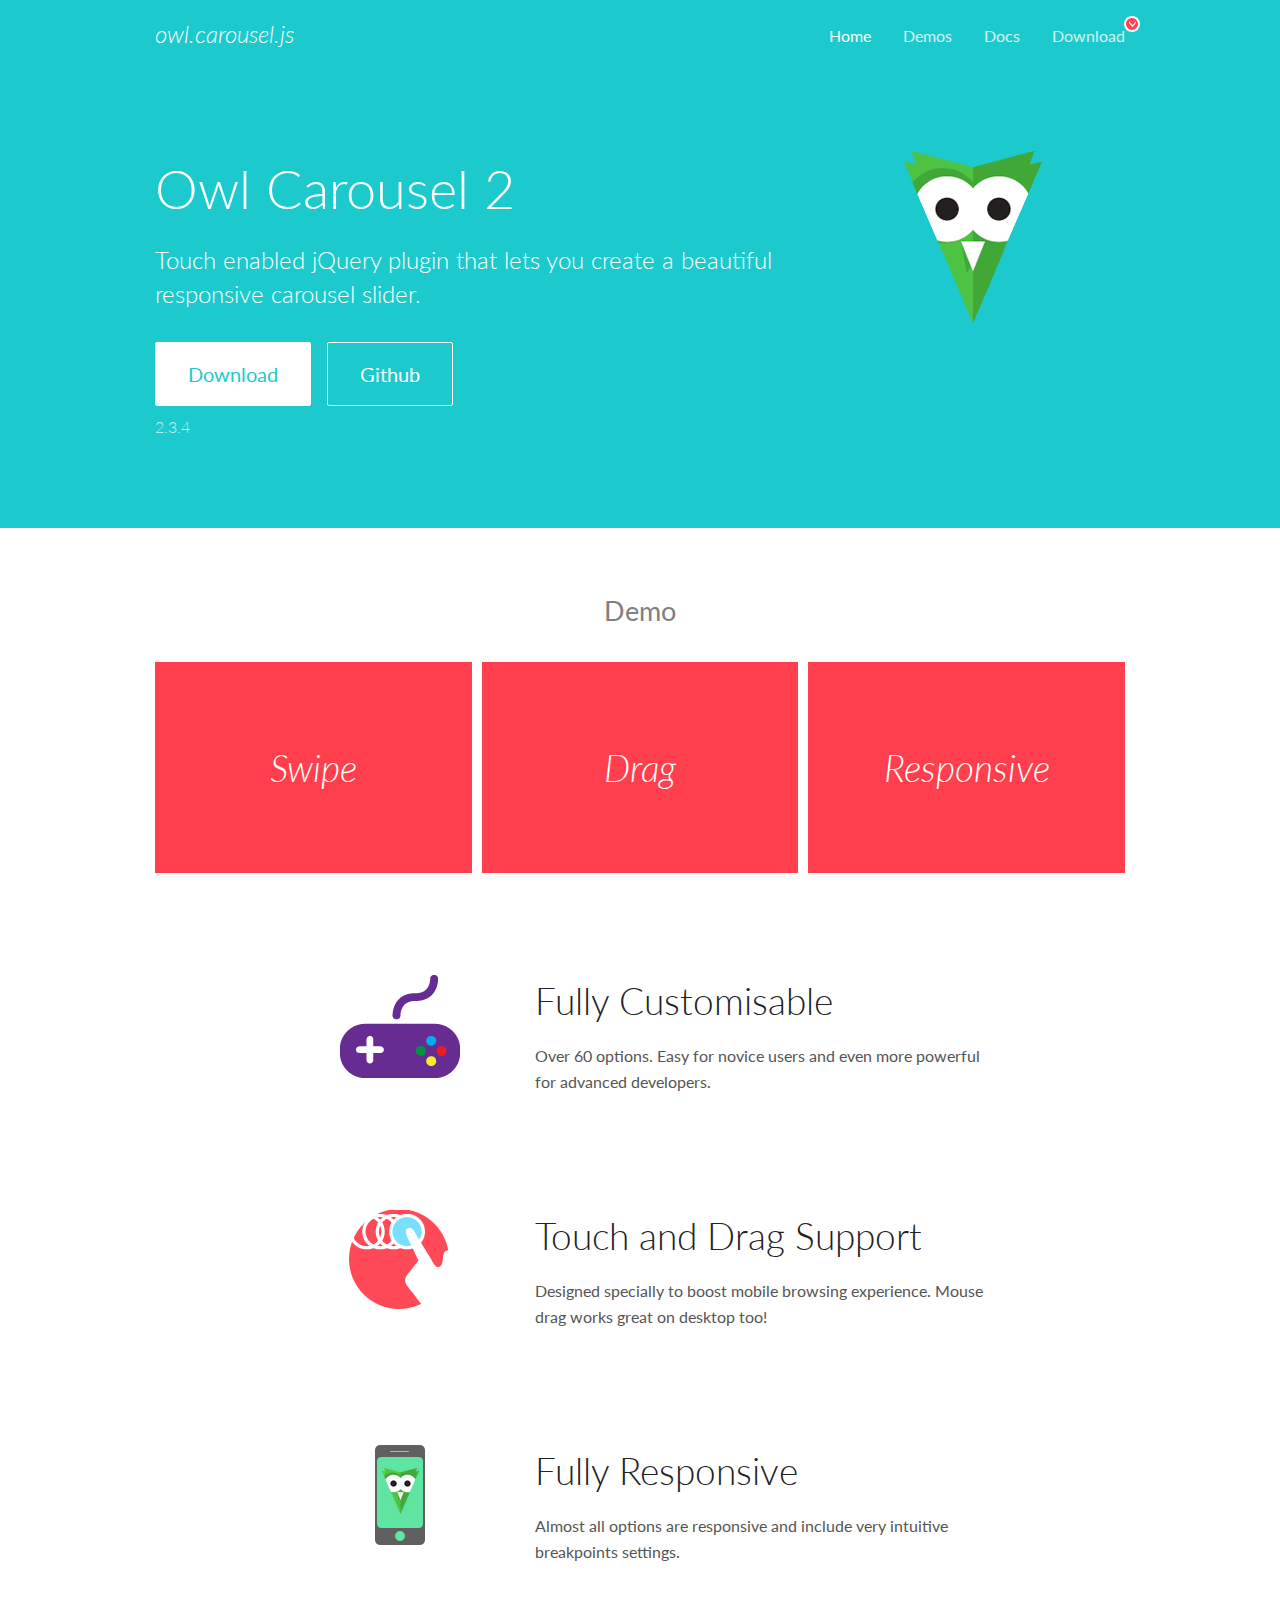
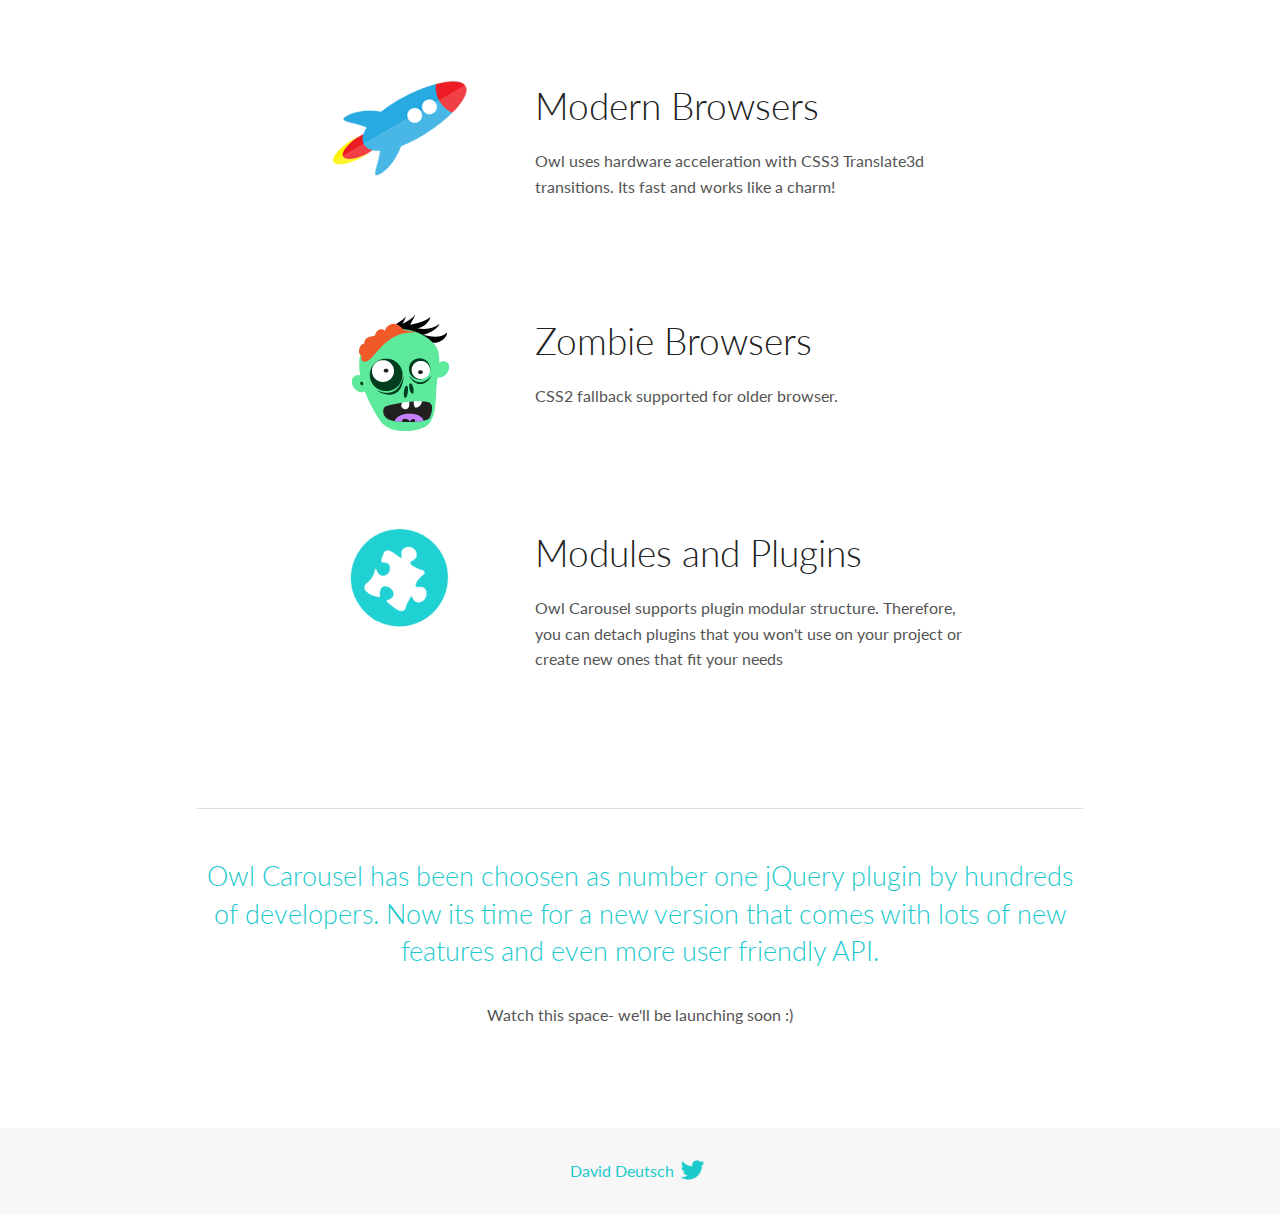
<file: lib/OwlCarousel2-2.3.4/docs/index.html>
<!DOCTYPE html>
<html lang="en">
  <head>

    <!-- head -->
    <meta charset="utf-8">
    <meta name="msapplication-tap-highlight" content="no" />
    <meta name="viewport" content="width=device-width, initial-scale=1.0" />
    <meta name="description" content="Touch enabled jQuery plugin that lets you create beautiful responsive carousel slider.">
    <meta name="author" content="David Deutsch">
    <title>
      Home | Owl Carousel | 2.3.4
    </title>

    <!-- Stylesheets -->
    <link href='https://fonts.googleapis.com/css?family=Lato:300,400,700,400italic,300italic' rel='stylesheet' type='text/css'>
    <link rel="stylesheet" href="assets/css/docs.theme.min.css">

    <!-- Owl Stylesheets -->
    <link rel="stylesheet" href="assets/owlcarousel/assets/owl.carousel.min.css">
    <link rel="stylesheet" href="assets/owlcarousel/assets/owl.theme.default.min.css">

    <!-- HTML5 shim and Respond.js IE8 support of HTML5 elements and media queries -->

    <!--[if lt IE 9]>
      <script src="https://oss.maxcdn.com/libs/html5shiv/3.7.0/html5shiv.js"></script>
      <script src="https://oss.maxcdn.com/libs/respond.js/1.3.0/respond.min.js"></script>
    <![endif]-->

    <!-- Favicons -->
    <link rel="apple-touch-icon-precomposed" sizes="144x144" href="assets/ico/apple-touch-icon-144-precomposed.png">
    <link rel="shortcut icon" href="assets/ico/favicon.png">
    <link rel="shortcut icon" href="favicon.ico">

    <!-- Yeah i know js should not be in header. Its required for demos.-->

    <!-- javascript -->
    <script src="assets/vendors/jquery.min.js"></script>
    <script src="assets/owlcarousel/owl.carousel.js"></script>
  </head>
  <body>

    <!-- header -->
    <header class="header">
      <div class="row">
        <div class="large-12 columns">
          <div class="brand left">
            <h3>
              <a href="/OwlCarousel2/">owl.carousel.js</a> 
            </h3>
          </div>
          <a id="toggle-nav" class="right">
            <span></span> <span></span> <span></span> 
          </a> 
          <div class="nav-bar">
            <ul class="clearfix">
              <li class="active">
                <a href="/OwlCarousel2/index.html">Home</a> 
              </li>
              <li> <a href="/OwlCarousel2/demos/demos.html">Demos</a>  </li>
              <li> <a href="/OwlCarousel2/docs/started-welcome.html">Docs</a>  </li>
              <li>
                <a href="https://github.com/OwlCarousel2/OwlCarousel2/archive/2.3.4.zip">Download</a> 
                <span class="download"></span> 
              </li>
            </ul>
          </div>
        </div>
      </div>
    </header>

    <!-- home panel -->
    <section id="hero">
      <div class="row">
        <div class="large-8 medium-8 columns">
          <h1>Owl Carousel 2</h1>
          <h4>Touch enabled jQuery plugin that lets you create a beautiful responsive carousel slider.</h4>
          <a href="https://github.com/OwlCarousel2/OwlCarousel2/archive/2.3.4.zip" class="hero-button">Download</a> 
          <a href="https://github.com/OwlCarousel2/OwlCarousel2" class="hero-button outline">Github</a> 
          <p>2.3.4</p>
        </div>
        <div class="large-4 medium-4 columns">
          <img class="owl-logo" src="assets/img/owl-logo.png" alt="mr. Owl">
        </div>
      </div>
    </section>

    <!-- body -->
    <div class="home-demo">
      <div class="row">
        <div class="large-12 columns">
          <h3>Demo</h3>
          <div class="owl-carousel">
            <div class="item">
              <h2>Swipe</h2>
            </div>
            <div class="item">
              <h2>Drag</h2>
            </div>
            <div class="item">
              <h2>Responsive</h2>
            </div>
            <div class="item">
              <h2>CSS3</h2>
            </div>
            <div class="item">
              <h2>Fast</h2>
            </div>
            <div class="item">
              <h2>Easy</h2>
            </div>
            <div class="item">
              <h2>Free</h2>
            </div>
            <div class="item">
              <h2>Upgradable</h2>
            </div>
            <div class="item">
              <h2>Tons of options</h2>
            </div>
            <div class="item">
              <h2>Infinity</h2>
            </div>
            <div class="item">
              <h2>Auto Width</h2>
            </div>
          </div>
        </div>
      </div>
    </div>
    <script>
      var owl = $('.owl-carousel');
      owl.owlCarousel({
        margin: 10,
        loop: true,
        responsive: {
          0: {
            items: 1
          },
          600: {
            items: 2
          },
          1000: {
            items: 3
          }
        }
      })
    </script>

    <!-- features -->
    <div id="features">
      <div class="row">
        <div class="small-12 medium-9 small-centered columns">
          <section class="row feature">
            <div class="medium-4 small-12 columns">
              <img src="assets/img/feature-options.png" alt="">
            </div>
            <div class="medium-8 small-12 columns">
              <h2>Fully Customisable</h2>
              <p>Over 60 options. Easy for novice users and even more powerful for advanced developers.</p>
            </div>
          </section>
          <section class="row feature">
            <div class="medium-4 small-12 columns">
              <img src="assets/img/feature-drag.png" alt="">
            </div>
            <div class="medium-8 small-12 columns">
              <h2>Touch and Drag Support</h2>
              <p>Designed specially to boost mobile browsing experience. Mouse drag works great on desktop too!</p>
            </div>
          </section>
          <section class="row feature">
            <div class="medium-4 small-12 columns">
              <img src="assets/img/feature-responsive.png" alt="">
            </div>
            <div class="medium-8 small-12 columns">
              <h2>Fully Responsive</h2>
              <p>Almost all options are responsive and include very intuitive breakpoints settings.</p>
            </div>
          </section>
          <section class="row feature">
            <div class="medium-4 small-12 columns">
              <img src="assets/img/feature-modern.png" alt="">
            </div>
            <div class="medium-8 small-12 columns">
              <h2>Modern Browsers</h2>
              <p>Owl uses hardware acceleration with CSS3 Translate3d transitions. Its fast and works like a charm! </p>
            </div>
          </section>
          <section class="row feature">
            <div class="medium-4 small-12 columns">
              <img src="assets/img/feature-zombie.png" alt="">
            </div>
            <div class="medium-8 small-12 columns">
              <h2>Zombie Browsers</h2>
              <p>CSS2 fallback supported for older browser.</p>
            </div>
          </section>
          <section class="row feature">
            <div class="medium-4 small-12 columns">
              <img src="assets/img/feature-module.png" alt="">
            </div>
            <div class="medium-8 small-12 columns">
              <h2>Modules and Plugins</h2>
              <p>Owl Carousel supports plugin modular structure. Therefore, you can detach plugins that you won&#x27;t use on your project or create new ones that fit your needs</p>
            </div>
          </section>
        </div>
      </div>
    </div>

    <!-- footer -->
    <section id="teaser-text">
      <div class="row">
        <div class="small-12 medium-11 small-centered columns">
          <hr>
          <h3 id="owl-carousel-has-been-choosen-as-number-one-jquery-plugin-by-hundreds-of-developers-now-its-time-for-a-new-version-that-comes-with-lots-of-new-features-and-even-more-user-friendly-api-">Owl Carousel has been choosen as number one jQuery plugin by hundreds of developers. Now its time for a new version that comes with lots of new features and even more user friendly API.</h3>
          <p>Watch this space- we&#39;ll be launching soon :)</p>
        </div>
      </div>
    </section>

    <!-- footer -->
    <footer class="footer">
      <div class="row">
        <div class="large-12 columns">
          <h5>
            <a href="/OwlCarousel2/docs/support-contact.html">David Deutsch</a> 
            <a id="custom-tweet-button" href="https://twitter.com/share?url=https://github.com/OwlCarousel2/OwlCarousel2&text=Owl Carousel - This is so awesome! " target="_blank"></a> 
          </h5>
        </div>
      </div>
    </footer>

    <!-- vendors -->
    <script src="assets/vendors/highlight.js"></script>
    <script src="assets/js/app.js"></script>
  </body>
</html>
</file>
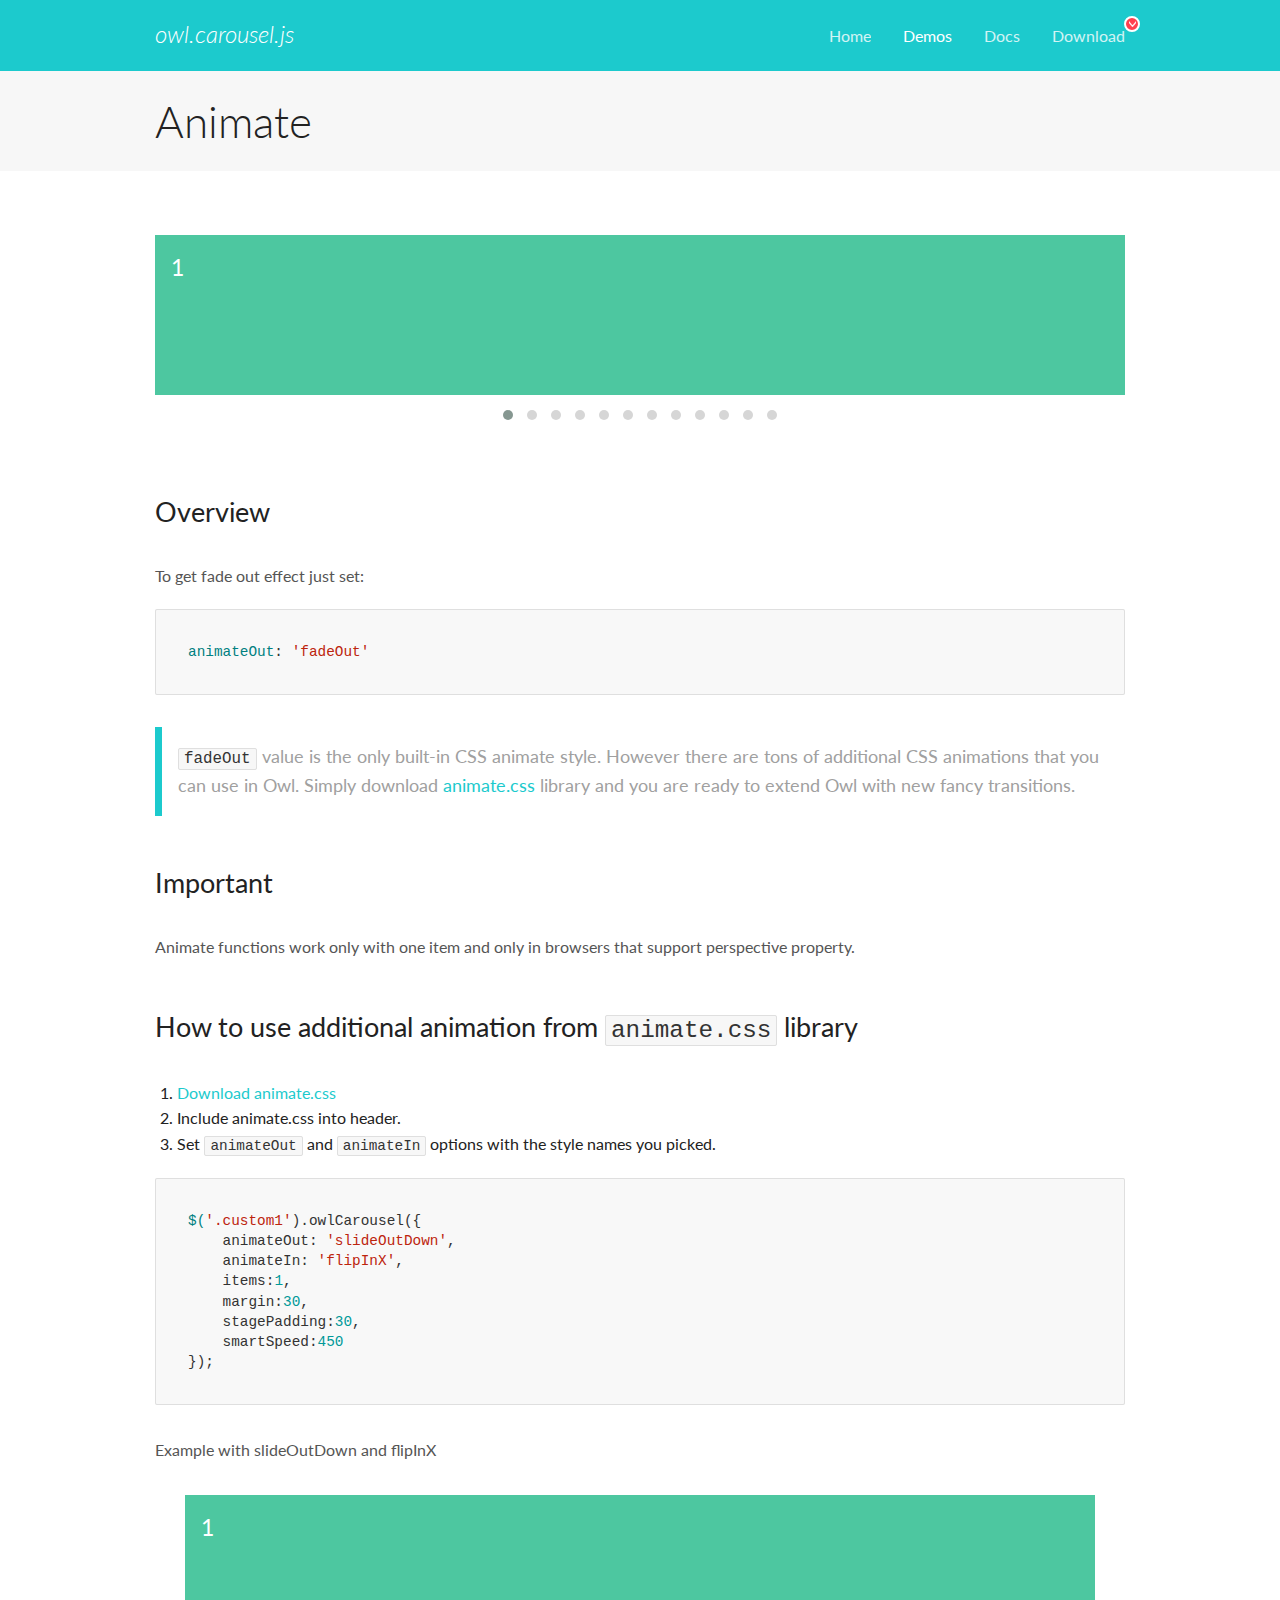
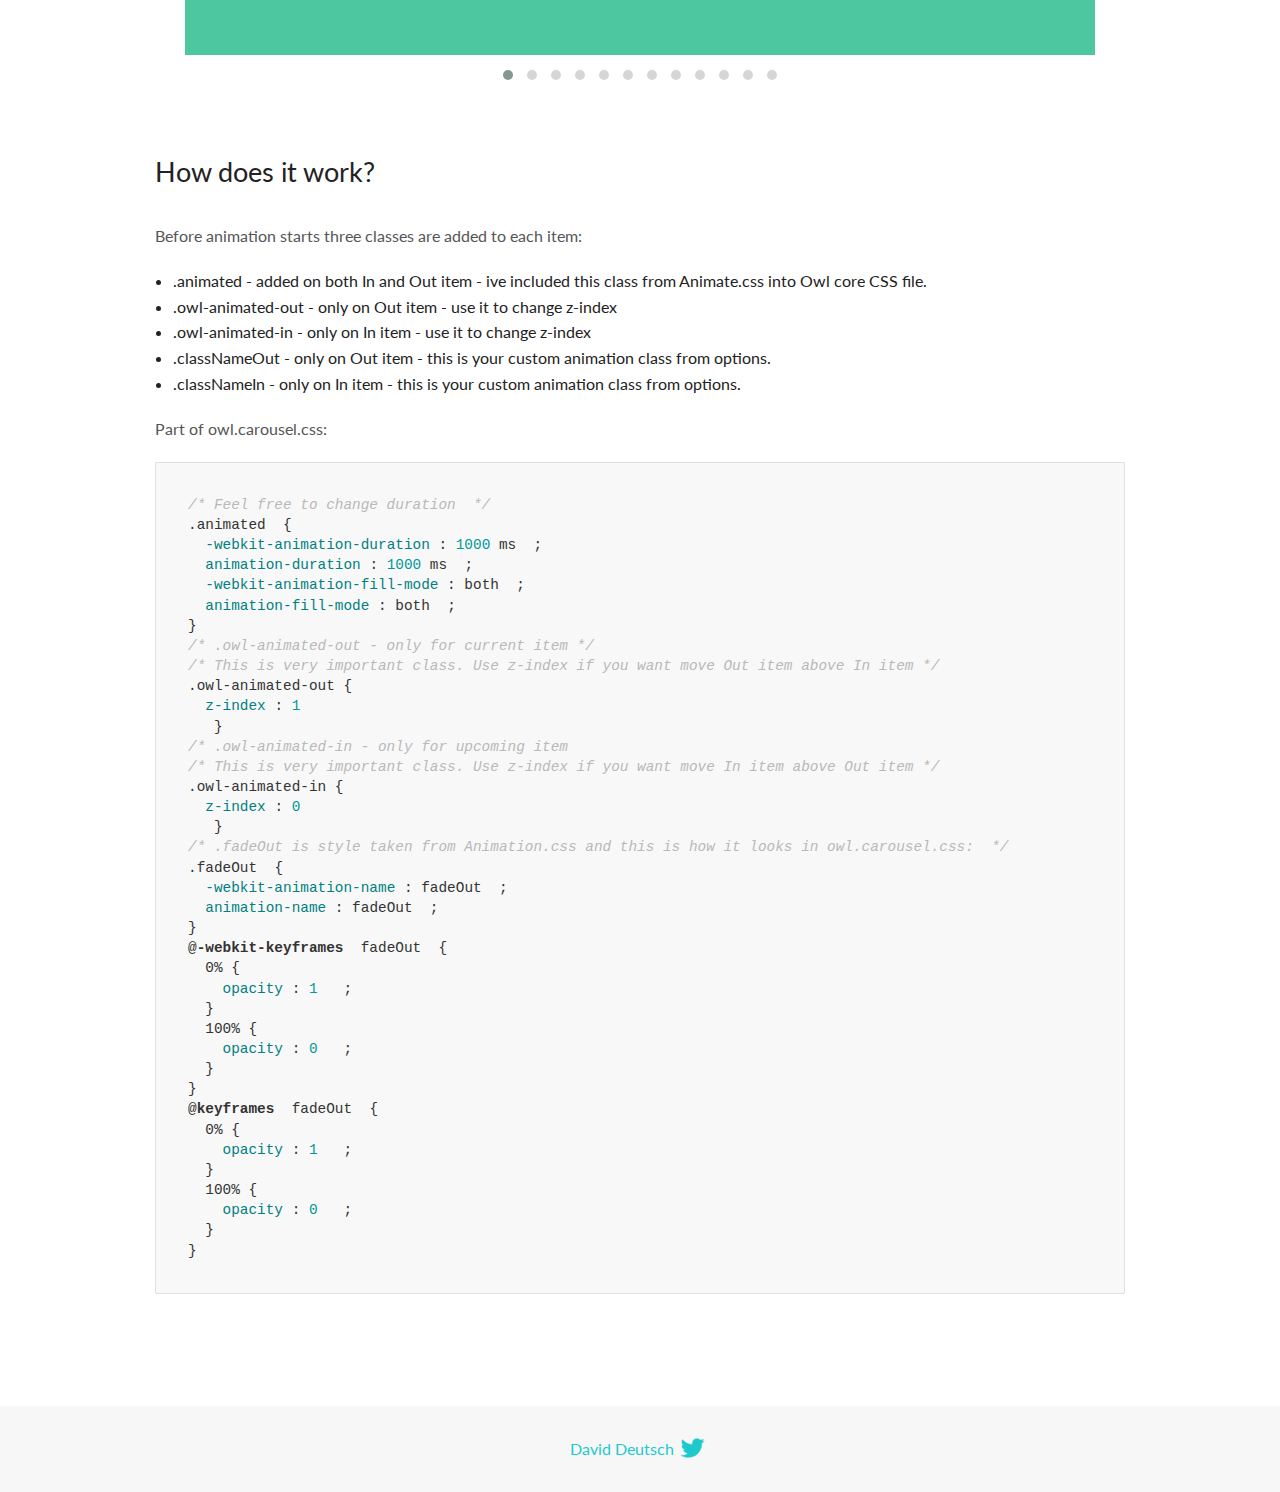
<file: lib/OwlCarousel2-2.3.4/docs/demos/animate.html>
<!DOCTYPE html>
<html lang="en">
  <head>

    <!-- head -->
    <meta charset="utf-8">
    <meta name="msapplication-tap-highlight" content="no" />
    <meta name="viewport" content="width=device-width, initial-scale=1.0" />
    <meta name="description" content="Animate carousel">
    <meta name="author" content="David Deutsch">
    <title>
      Animate Demo | Owl Carousel | 2.3.4
    </title>

    <!-- Stylesheets -->
    <link href='https://fonts.googleapis.com/css?family=Lato:300,400,700,400italic,300italic' rel='stylesheet' type='text/css'>
    <link rel="stylesheet" href="../assets/css/docs.theme.min.css">

    <!-- Owl Stylesheets -->
    <link rel="stylesheet" href="../assets/owlcarousel/assets/owl.carousel.min.css">
    <link rel="stylesheet" href="../assets/owlcarousel/assets/owl.theme.default.min.css">

    <!-- HTML5 shim and Respond.js IE8 support of HTML5 elements and media queries -->

    <!--[if lt IE 9]>
      <script src="https://oss.maxcdn.com/libs/html5shiv/3.7.0/html5shiv.js"></script>
      <script src="https://oss.maxcdn.com/libs/respond.js/1.3.0/respond.min.js"></script>
    <![endif]-->

    <!-- Favicons -->
    <link rel="apple-touch-icon-precomposed" sizes="144x144" href="../assets/ico/apple-touch-icon-144-precomposed.png">
    <link rel="shortcut icon" href="../assets/ico/favicon.png">
    <link rel="shortcut icon" href="favicon.ico">

    <!-- Yeah i know js should not be in header. Its required for demos.-->

    <!-- javascript -->
    <script src="../assets/vendors/jquery.min.js"></script>
    <script src="../assets/owlcarousel/owl.carousel.js"></script>
  </head>
  <body>

    <!-- header -->
    <header class="header">
      <div class="row">
        <div class="large-12 columns">
          <div class="brand left">
            <h3>
              <a href="/OwlCarousel2/">owl.carousel.js</a> 
            </h3>
          </div>
          <a id="toggle-nav" class="right">
            <span></span> <span></span> <span></span> 
          </a> 
          <div class="nav-bar">
            <ul class="clearfix">
              <li> <a href="/OwlCarousel2/index.html">Home</a>  </li>
              <li class="active">
                <a href="/OwlCarousel2/demos/demos.html">Demos</a> 
              </li>
              <li> <a href="/OwlCarousel2/docs/started-welcome.html">Docs</a>  </li>
              <li>
                <a href="https://github.com/OwlCarousel2/OwlCarousel2/archive/2.3.4.zip">Download</a> 
                <span class="download"></span> 
              </li>
            </ul>
          </div>
        </div>
      </div>
    </header>

    <!-- title -->
    <section class="title">
      <div class="row">
        <div class="large-12 columns">
          <h1>Animate</h1>
        </div>
      </div>
    </section>

    <!--  Demos -->
    <section id="demos">
      <div class="row">
        <div class="large-12 columns">
          <div class="fadeOut owl-carousel owl-theme">
            <div class="item">
              <h4>1</h4>
            </div>
            <div class="item">
              <h4>2</h4>
            </div>
            <div class="item">
              <h4>3</h4>
            </div>
            <div class="item">
              <h4>4</h4>
            </div>
            <div class="item">
              <h4>5</h4>
            </div>
            <div class="item">
              <h4>6</h4>
            </div>
            <div class="item">
              <h4>7</h4>
            </div>
            <div class="item">
              <h4>8</h4>
            </div>
            <div class="item">
              <h4>9</h4>
            </div>
            <div class="item">
              <h4>10</h4>
            </div>
            <div class="item">
              <h4>11</h4>
            </div>
            <div class="item">
              <h4>12</h4>
            </div>
          </div>
          <h3 id="overview">Overview</h3>
          <p>To get fade out effect just set:</p>
          <pre><code>animateOut: &#39;fadeOut&#39;</code></pre>
          <blockquote>
            <p><code>fadeOut</code> value is the only built-in CSS animate style. However there are tons of additional CSS animations that you can use in Owl. Simply download
              <a href="https://daneden.github.io/animate.css/">animate.css</a>  library and you are ready to extend Owl with new fancy transitions.</p>
          </blockquote>
          <h3 id="important">Important</h3>
          <p>Animate functions work only with one item and only in browsers that support perspective property.</p>
          <h3 id="how-to-use-additional-animation-from-animate-css-library">How to use additional animation from <code>animate.css</code> library</h3>
          <ol>
            <li> <a href="https://daneden.github.io/animate.css/">Download animate.css</a>  </li>
            <li>Include animate.css into header.</li>
            <li>Set <code>animateOut</code> and <code>animateIn</code> options with the style names you picked.</li>
          </ol>
          <pre><code>$(&#39;.custom1&#39;).owlCarousel({
    animateOut: &#39;slideOutDown&#39;,
    animateIn: &#39;flipInX&#39;,
    items:1,
    margin:30,
    stagePadding:30,
    smartSpeed:450
});</code></pre>
          <p>Example with slideOutDown and flipInX</p>
          <div class="custom1 owl-carousel owl-theme">
            <div class="item">
              <h4>1</h4>
            </div>
            <div class="item">
              <h4>2</h4>
            </div>
            <div class="item">
              <h4>3</h4>
            </div>
            <div class="item">
              <h4>4</h4>
            </div>
            <div class="item">
              <h4>5</h4>
            </div>
            <div class="item">
              <h4>6</h4>
            </div>
            <div class="item">
              <h4>7</h4>
            </div>
            <div class="item">
              <h4>8</h4>
            </div>
            <div class="item">
              <h4>9</h4>
            </div>
            <div class="item">
              <h4>10</h4>
            </div>
            <div class="item">
              <h4>11</h4>
            </div>
            <div class="item">
              <h4>12</h4>
            </div>
          </div>
          <h3 id="how-does-it-work-">How does it work?</h3>
          <p>Before animation starts three classes are added to each item:</p>
          <ul>
            <li>.animated - added on both In and Out item - ive included this class from Animate.css into Owl core CSS file.</li>
            <li>.owl-animated-out - only on Out item - use it to change z-index</li>
            <li>.owl-animated-in - only on In item - use it to change z-index</li>
            <li>.classNameOut - only on Out item - this is your custom animation class from options.</li>
            <li>.classNameIn - only on In item - this is your custom animation class from options.</li>
          </ul>
          <p>Part of owl.carousel.css:</p>
          <pre><code class="language-css"><span class="comment">/* Feel free to change duration  */</span> 
<span class="class">.animated</span>  <span class="rules">{
  <span class="rule"><span class="attribute">-webkit-animation-duration</span> :<span class="value"> <span class="number">1000</span> ms</span> </span> ;
  <span class="rule"><span class="attribute">animation-duration</span> :<span class="value"> <span class="number">1000</span> ms</span> </span> ;
  <span class="rule"><span class="attribute">-webkit-animation-fill-mode</span> :<span class="value"> both</span> </span> ;
  <span class="rule"><span class="attribute">animation-fill-mode</span> :<span class="value"> both</span> </span> ;
<span class="rule">}</span> </span> 
<span class="comment">/* .owl-animated-out - only for current item */</span> 
<span class="comment">/* This is very important class. Use z-index if you want move Out item above In item */</span> 
<span class="class">.owl-animated-out</span> <span class="rules">{
  <span class="rule"><span class="attribute">z-index</span> :<span class="value"> <span class="number">1</span> 
</span> </span> </span> }
<span class="comment">/* .owl-animated-in - only for upcoming item
/* This is very important class. Use z-index if you want move In item above Out item */</span> 
<span class="class">.owl-animated-in</span> <span class="rules">{
  <span class="rule"><span class="attribute">z-index</span> :<span class="value"> <span class="number">0</span> 
</span> </span> </span> }
<span class="comment">/* .fadeOut is style taken from Animation.css and this is how it looks in owl.carousel.css:  */</span> 
<span class="class">.fadeOut</span>  <span class="rules">{
  <span class="rule"><span class="attribute">-webkit-animation-name</span> :<span class="value"> fadeOut</span> </span> ;
  <span class="rule"><span class="attribute">animation-name</span> :<span class="value"> fadeOut</span> </span> ;
<span class="rule">}</span> </span> 
<span class="at_rule">@<span class="keyword">-webkit-keyframes</span>  fadeOut </span> {
  0% <span class="rules">{
    <span class="rule"><span class="attribute">opacity</span> :<span class="value"> <span class="number">1</span> </span> </span> ;
  <span class="rule">}</span> </span> 
  100% <span class="rules">{
    <span class="rule"><span class="attribute">opacity</span> :<span class="value"> <span class="number">0</span> </span> </span> ;
  <span class="rule">}</span> </span> 
}
<span class="at_rule">@<span class="keyword">keyframes</span>  fadeOut </span> {
  0% <span class="rules">{
    <span class="rule"><span class="attribute">opacity</span> :<span class="value"> <span class="number">1</span> </span> </span> ;
  <span class="rule">}</span> </span> 
  100% <span class="rules">{
    <span class="rule"><span class="attribute">opacity</span> :<span class="value"> <span class="number">0</span> </span> </span> ;
  <span class="rule">}</span> </span> 
}</code></pre>
          <link rel="stylesheet" href="../assets/css/animate.css">
          <script>
            jQuery(document).ready(function($) {
              $('.fadeOut').owlCarousel({
                items: 1,
                animateOut: 'fadeOut',
                loop: true,
                margin: 10,
              });
              $('.custom1').owlCarousel({
                animateOut: 'slideOutDown',
                animateIn: 'flipInX',
                items: 1,
                margin: 30,
                stagePadding: 30,
                smartSpeed: 450
              });
            });
          </script>
        </div>
      </div>
    </section>

    <!-- footer -->
    <footer class="footer">
      <div class="row">
        <div class="large-12 columns">
          <h5>
            <a href="/OwlCarousel2/docs/support-contact.html">David Deutsch</a> 
            <a id="custom-tweet-button" href="https://twitter.com/share?url=https://github.com/OwlCarousel2/OwlCarousel2&text=Owl Carousel - This is so awesome! " target="_blank"></a> 
          </h5>
        </div>
      </div>
    </footer>

    <!-- vendors -->
    <script src="../assets/vendors/highlight.js"></script>
    <script src="../assets/js/app.js"></script>
  </body>
</html>
</file>
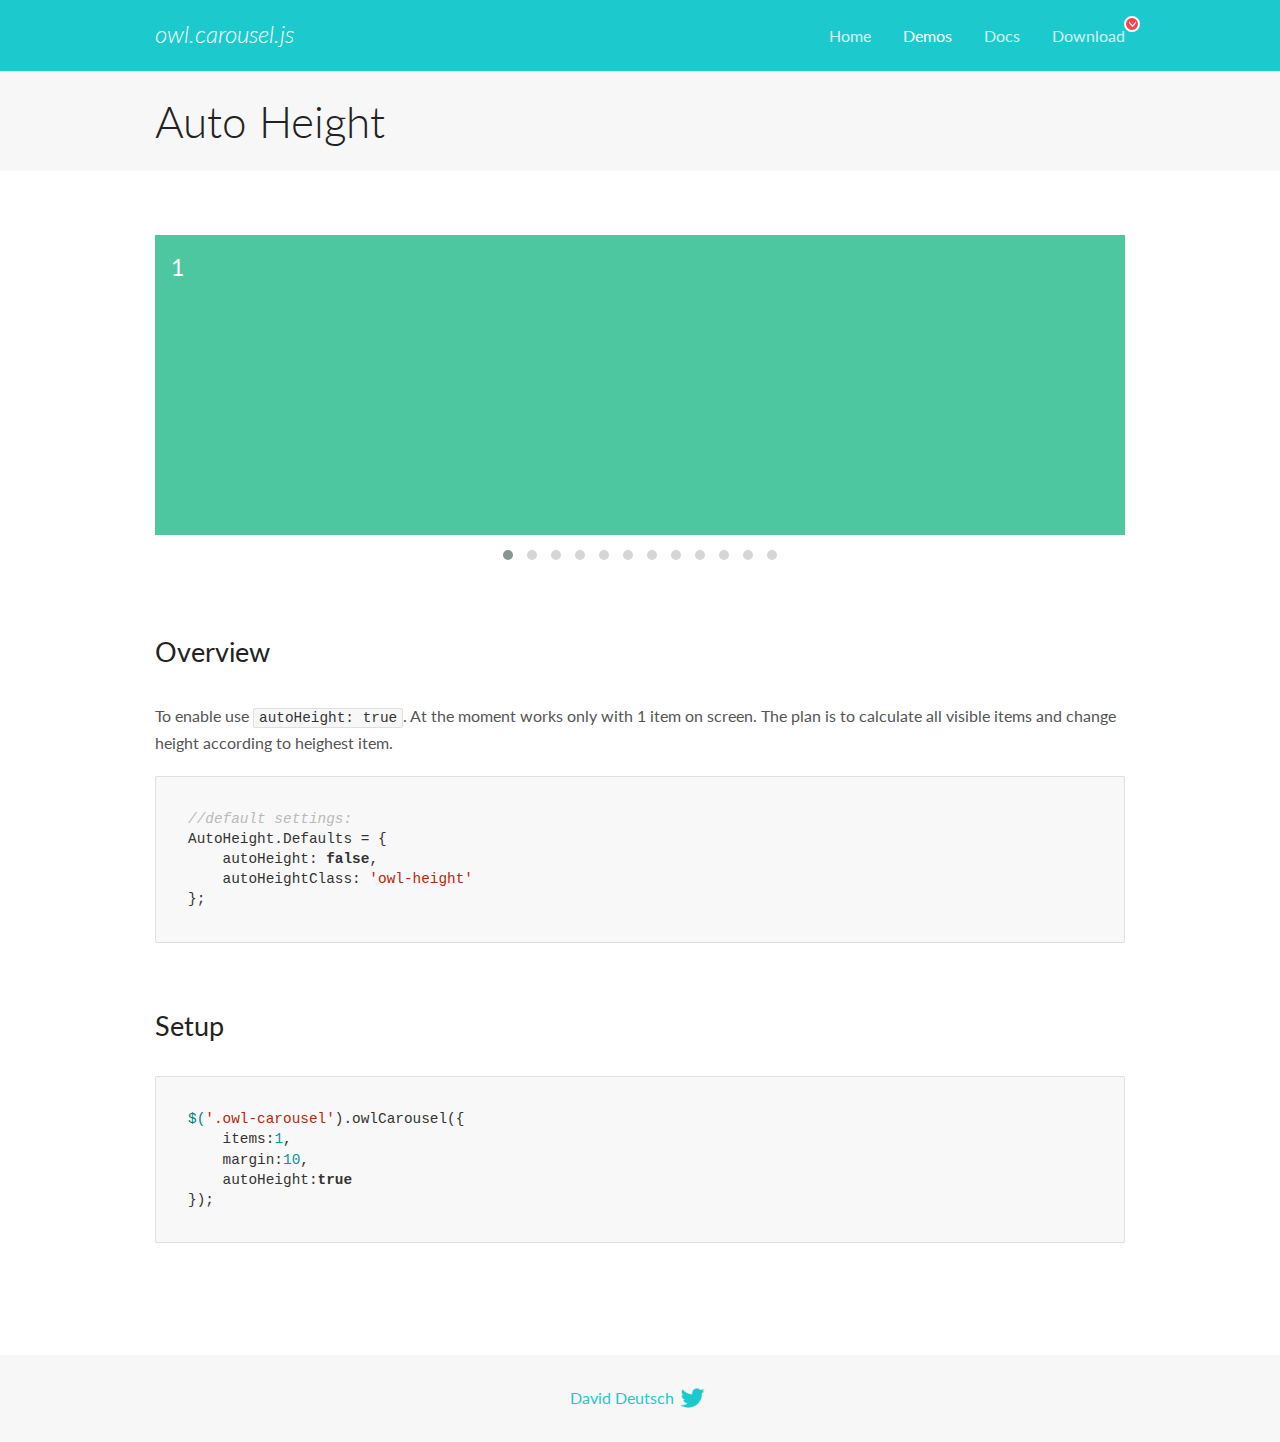
<file: lib/OwlCarousel2-2.3.4/docs/demos/autoheight.html>
<!DOCTYPE html>
<html lang="en">
  <head>

    <!-- head -->
    <meta charset="utf-8">
    <meta name="msapplication-tap-highlight" content="no" />
    <meta name="viewport" content="width=device-width, initial-scale=1.0" />
    <meta name="description" content="autoHeight usage demo">
    <meta name="author" content="David Deutsch">
    <title>
      Auto Height Demo | Owl Carousel | 2.3.4
    </title>

    <!-- Stylesheets -->
    <link href='https://fonts.googleapis.com/css?family=Lato:300,400,700,400italic,300italic' rel='stylesheet' type='text/css'>
    <link rel="stylesheet" href="../assets/css/docs.theme.min.css">

    <!-- Owl Stylesheets -->
    <link rel="stylesheet" href="../assets/owlcarousel/assets/owl.carousel.min.css">
    <link rel="stylesheet" href="../assets/owlcarousel/assets/owl.theme.default.min.css">

    <!-- HTML5 shim and Respond.js IE8 support of HTML5 elements and media queries -->

    <!--[if lt IE 9]>
      <script src="https://oss.maxcdn.com/libs/html5shiv/3.7.0/html5shiv.js"></script>
      <script src="https://oss.maxcdn.com/libs/respond.js/1.3.0/respond.min.js"></script>
    <![endif]-->

    <!-- Favicons -->
    <link rel="apple-touch-icon-precomposed" sizes="144x144" href="../assets/ico/apple-touch-icon-144-precomposed.png">
    <link rel="shortcut icon" href="../assets/ico/favicon.png">
    <link rel="shortcut icon" href="favicon.ico">

    <!-- Yeah i know js should not be in header. Its required for demos.-->

    <!-- javascript -->
    <script src="../assets/vendors/jquery.min.js"></script>
    <script src="../assets/owlcarousel/owl.carousel.js"></script>
  </head>
  <body>

    <!-- header -->
    <header class="header">
      <div class="row">
        <div class="large-12 columns">
          <div class="brand left">
            <h3>
              <a href="/OwlCarousel2/">owl.carousel.js</a> 
            </h3>
          </div>
          <a id="toggle-nav" class="right">
            <span></span> <span></span> <span></span> 
          </a> 
          <div class="nav-bar">
            <ul class="clearfix">
              <li> <a href="/OwlCarousel2/index.html">Home</a>  </li>
              <li class="active">
                <a href="/OwlCarousel2/demos/demos.html">Demos</a> 
              </li>
              <li> <a href="/OwlCarousel2/docs/started-welcome.html">Docs</a>  </li>
              <li>
                <a href="https://github.com/OwlCarousel2/OwlCarousel2/archive/2.3.4.zip">Download</a> 
                <span class="download"></span> 
              </li>
            </ul>
          </div>
        </div>
      </div>
    </header>

    <!-- title -->
    <section class="title">
      <div class="row">
        <div class="large-12 columns">
          <h1>Auto Height</h1>
        </div>
      </div>
    </section>

    <!--  Demos -->
    <section id="demos">
      <div class="row">
        <div class="large-12 columns">
          <div class="owl-carousel owl-theme">
            <div class="item" style="height:300px">
              <h4>1</h4>
            </div>
            <div class="item" style="height:100px">
              <h4>2</h4>
            </div>
            <div class="item" style="height:500px">
              <h4>3</h4>
            </div>
            <div class="item" style="height:250px">
              <h4>4</h4>
            </div>
            <div class="item" style="height:400px">
              <h4>5</h4>
            </div>
            <div class="item" style="height:500px">
              <h4>6</h4>
            </div>
            <div class="item" style="height:600px">
              <h4>7</h4>
            </div>
            <div class="item" style="height:400px">
              <h4>8</h4>
            </div>
            <div class="item" style="height:300px">
              <h4>9</h4>
            </div>
            <div class="item" style="height:350px">
              <h4>10</h4>
            </div>
            <div class="item" style="height:200px">
              <h4>11</h4>
            </div>
            <div class="item" style="height:150px">
              <h4>12</h4>
            </div>
          </div>
          <h3 id="overview">Overview</h3>
          <p>To enable use <code>autoHeight: true</code>. At the moment works only with 1 item on screen. The plan is to calculate all visible items and change height according to heighest item.</p>
          <pre><code>//default settings:
AutoHeight.Defaults = {
    autoHeight: false,
    autoHeightClass: &#39;owl-height&#39;
};</code></pre>
          <h3 id="setup">Setup</h3>
          <pre><code>$(&#39;.owl-carousel&#39;).owlCarousel({
    items:1,
    margin:10,
    autoHeight:true
});</code></pre>
          <script>
            $(document).ready(function() {
              $('.owl-carousel').owlCarousel({
                items: 1,
                margin: 10,
                autoHeight: true
              });
            })
          </script>
        </div>
      </div>
    </section>

    <!-- footer -->
    <footer class="footer">
      <div class="row">
        <div class="large-12 columns">
          <h5>
            <a href="/OwlCarousel2/docs/support-contact.html">David Deutsch</a> 
            <a id="custom-tweet-button" href="https://twitter.com/share?url=https://github.com/OwlCarousel2/OwlCarousel2&text=Owl Carousel - This is so awesome! " target="_blank"></a> 
          </h5>
        </div>
      </div>
    </footer>

    <!-- vendors -->
    <script src="../assets/vendors/highlight.js"></script>
    <script src="../assets/js/app.js"></script>
  </body>
</html>
</file>
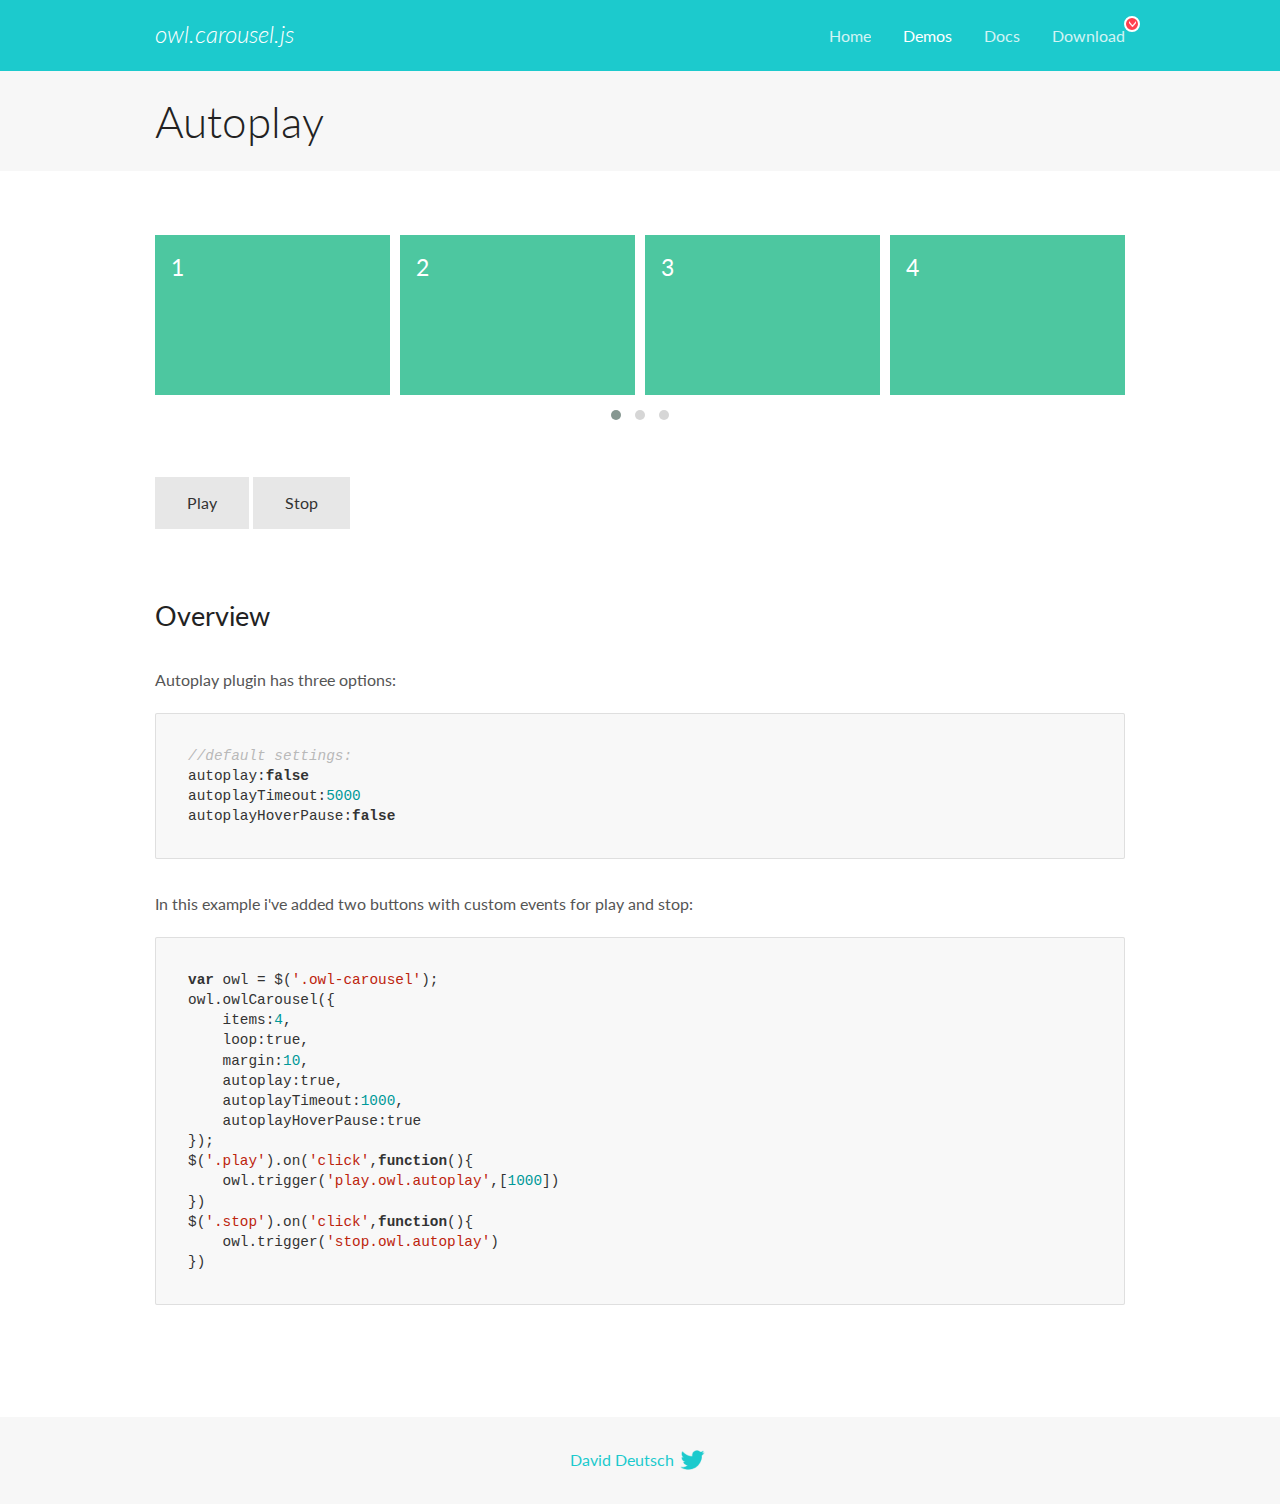
<file: lib/OwlCarousel2-2.3.4/docs/demos/autoplay.html>
<!DOCTYPE html>
<html lang="en">
  <head>

    <!-- head -->
    <meta charset="utf-8">
    <meta name="msapplication-tap-highlight" content="no" />
    <meta name="viewport" content="width=device-width, initial-scale=1.0" />
    <meta name="description" content="Autoplay usage demo">
    <meta name="author" content="David Deutsch">
    <title>
      Autoplay Demo | Owl Carousel | 2.3.4
    </title>

    <!-- Stylesheets -->
    <link href='https://fonts.googleapis.com/css?family=Lato:300,400,700,400italic,300italic' rel='stylesheet' type='text/css'>
    <link rel="stylesheet" href="../assets/css/docs.theme.min.css">

    <!-- Owl Stylesheets -->
    <link rel="stylesheet" href="../assets/owlcarousel/assets/owl.carousel.min.css">
    <link rel="stylesheet" href="../assets/owlcarousel/assets/owl.theme.default.min.css">

    <!-- HTML5 shim and Respond.js IE8 support of HTML5 elements and media queries -->

    <!--[if lt IE 9]>
      <script src="https://oss.maxcdn.com/libs/html5shiv/3.7.0/html5shiv.js"></script>
      <script src="https://oss.maxcdn.com/libs/respond.js/1.3.0/respond.min.js"></script>
    <![endif]-->

    <!-- Favicons -->
    <link rel="apple-touch-icon-precomposed" sizes="144x144" href="../assets/ico/apple-touch-icon-144-precomposed.png">
    <link rel="shortcut icon" href="../assets/ico/favicon.png">
    <link rel="shortcut icon" href="favicon.ico">

    <!-- Yeah i know js should not be in header. Its required for demos.-->

    <!-- javascript -->
    <script src="../assets/vendors/jquery.min.js"></script>
    <script src="../assets/owlcarousel/owl.carousel.js"></script>
  </head>
  <body>

    <!-- header -->
    <header class="header">
      <div class="row">
        <div class="large-12 columns">
          <div class="brand left">
            <h3>
              <a href="/OwlCarousel2/">owl.carousel.js</a> 
            </h3>
          </div>
          <a id="toggle-nav" class="right">
            <span></span> <span></span> <span></span> 
          </a> 
          <div class="nav-bar">
            <ul class="clearfix">
              <li> <a href="/OwlCarousel2/index.html">Home</a>  </li>
              <li class="active">
                <a href="/OwlCarousel2/demos/demos.html">Demos</a> 
              </li>
              <li> <a href="/OwlCarousel2/docs/started-welcome.html">Docs</a>  </li>
              <li>
                <a href="https://github.com/OwlCarousel2/OwlCarousel2/archive/2.3.4.zip">Download</a> 
                <span class="download"></span> 
              </li>
            </ul>
          </div>
        </div>
      </div>
    </header>

    <!-- title -->
    <section class="title">
      <div class="row">
        <div class="large-12 columns">
          <h1>Autoplay</h1>
        </div>
      </div>
    </section>

    <!--  Demos -->
    <section id="demos">
      <div class="row">
        <div class="large-12 columns">
          <div class="owl-carousel owl-theme">
            <div class="item">
              <h4>1</h4>
            </div>
            <div class="item">
              <h4>2</h4>
            </div>
            <div class="item">
              <h4>3</h4>
            </div>
            <div class="item">
              <h4>4</h4>
            </div>
            <div class="item">
              <h4>5</h4>
            </div>
            <div class="item">
              <h4>6</h4>
            </div>
            <div class="item">
              <h4>7</h4>
            </div>
            <div class="item">
              <h4>8</h4>
            </div>
            <div class="item">
              <h4>9</h4>
            </div>
            <div class="item">
              <h4>10</h4>
            </div>
            <div class="item">
              <h4>11</h4>
            </div>
            <div class="item">
              <h4>12</h4>
            </div>
          </div>
          <a class="button secondary play">Play</a> 
          <a class="button secondary stop">Stop</a> 
          <h3 id="overview">Overview</h3>
          <p>Autoplay plugin has three options:</p>
          <pre><code>//default settings:
autoplay:false
autoplayTimeout:5000
autoplayHoverPause:false</code></pre>
          <p>In this example i&#39;ve added two buttons with custom events for play and stop:</p>
          <pre><code>var owl = $(&#39;.owl-carousel&#39;);
owl.owlCarousel({
    items:4,
    loop:true,
    margin:10,
    autoplay:true,
    autoplayTimeout:1000,
    autoplayHoverPause:true
});
$(&#39;.play&#39;).on(&#39;click&#39;,function(){
    owl.trigger(&#39;play.owl.autoplay&#39;,[1000])
})
$(&#39;.stop&#39;).on(&#39;click&#39;,function(){
    owl.trigger(&#39;stop.owl.autoplay&#39;)
})</code></pre>
          <script>
            $(document).ready(function() {
              var owl = $('.owl-carousel');
              owl.owlCarousel({
                items: 4,
                loop: true,
                margin: 10,
                autoplay: true,
                autoplayTimeout: 1000,
                autoplayHoverPause: true
              });
              $('.play').on('click', function() {
                owl.trigger('play.owl.autoplay', [1000])
              })
              $('.stop').on('click', function() {
                owl.trigger('stop.owl.autoplay')
              })
            })
          </script>
        </div>
      </div>
    </section>

    <!-- footer -->
    <footer class="footer">
      <div class="row">
        <div class="large-12 columns">
          <h5>
            <a href="/OwlCarousel2/docs/support-contact.html">David Deutsch</a> 
            <a id="custom-tweet-button" href="https://twitter.com/share?url=https://github.com/OwlCarousel2/OwlCarousel2&text=Owl Carousel - This is so awesome! " target="_blank"></a> 
          </h5>
        </div>
      </div>
    </footer>

    <!-- vendors -->
    <script src="../assets/vendors/highlight.js"></script>
    <script src="../assets/js/app.js"></script>
  </body>
</html>
</file>
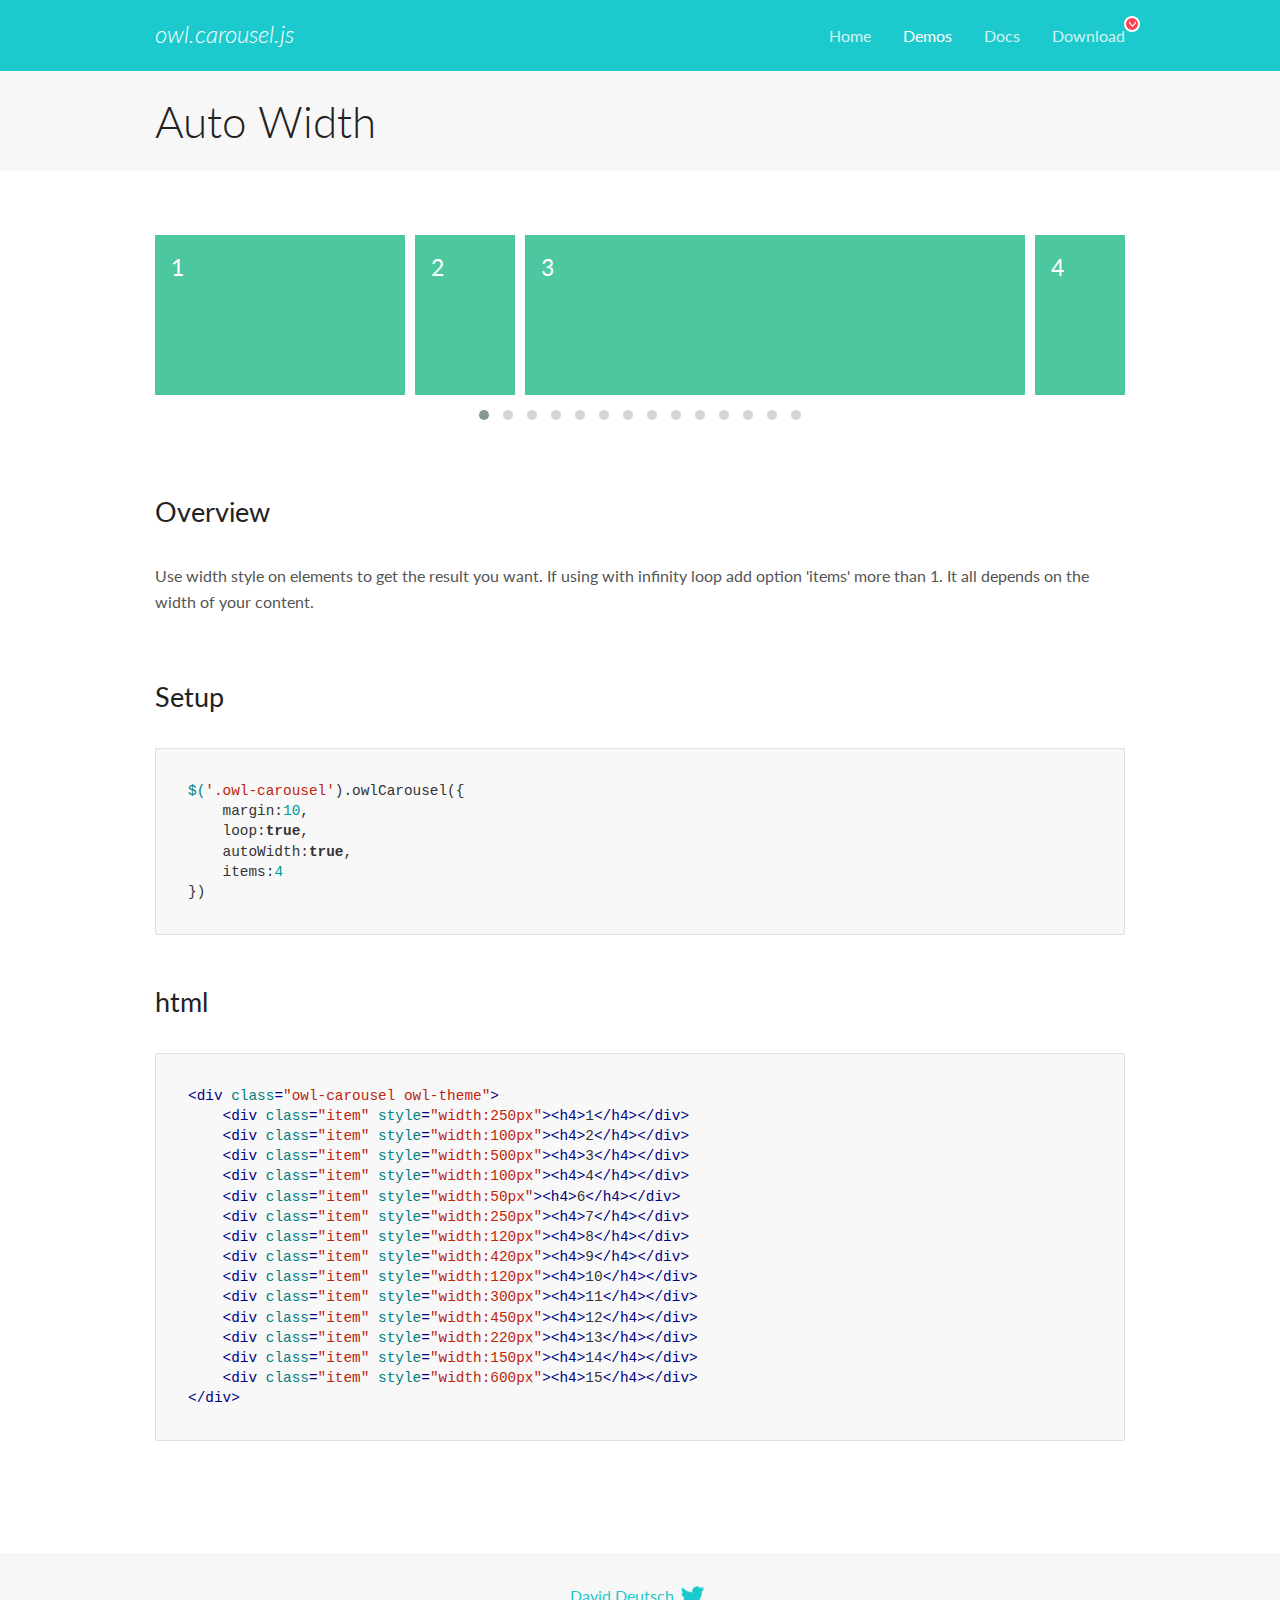
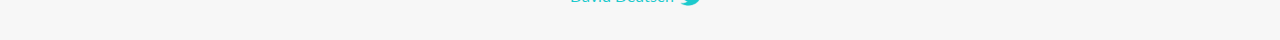
<file: lib/OwlCarousel2-2.3.4/docs/demos/autowidth.html>
<!DOCTYPE html>
<html lang="en">
  <head>

    <!-- head -->
    <meta charset="utf-8">
    <meta name="msapplication-tap-highlight" content="no" />
    <meta name="viewport" content="width=device-width, initial-scale=1.0" />
    <meta name="description" content="Auto Width">
    <meta name="author" content="David Deutsch">
    <title>
      Auto Width Demo | Owl Carousel | 2.3.4
    </title>

    <!-- Stylesheets -->
    <link href='https://fonts.googleapis.com/css?family=Lato:300,400,700,400italic,300italic' rel='stylesheet' type='text/css'>
    <link rel="stylesheet" href="../assets/css/docs.theme.min.css">

    <!-- Owl Stylesheets -->
    <link rel="stylesheet" href="../assets/owlcarousel/assets/owl.carousel.min.css">
    <link rel="stylesheet" href="../assets/owlcarousel/assets/owl.theme.default.min.css">

    <!-- HTML5 shim and Respond.js IE8 support of HTML5 elements and media queries -->

    <!--[if lt IE 9]>
      <script src="https://oss.maxcdn.com/libs/html5shiv/3.7.0/html5shiv.js"></script>
      <script src="https://oss.maxcdn.com/libs/respond.js/1.3.0/respond.min.js"></script>
    <![endif]-->

    <!-- Favicons -->
    <link rel="apple-touch-icon-precomposed" sizes="144x144" href="../assets/ico/apple-touch-icon-144-precomposed.png">
    <link rel="shortcut icon" href="../assets/ico/favicon.png">
    <link rel="shortcut icon" href="favicon.ico">

    <!-- Yeah i know js should not be in header. Its required for demos.-->

    <!-- javascript -->
    <script src="../assets/vendors/jquery.min.js"></script>
    <script src="../assets/owlcarousel/owl.carousel.js"></script>
  </head>
  <body>

    <!-- header -->
    <header class="header">
      <div class="row">
        <div class="large-12 columns">
          <div class="brand left">
            <h3>
              <a href="/OwlCarousel2/">owl.carousel.js</a> 
            </h3>
          </div>
          <a id="toggle-nav" class="right">
            <span></span> <span></span> <span></span> 
          </a> 
          <div class="nav-bar">
            <ul class="clearfix">
              <li> <a href="/OwlCarousel2/index.html">Home</a>  </li>
              <li class="active">
                <a href="/OwlCarousel2/demos/demos.html">Demos</a> 
              </li>
              <li> <a href="/OwlCarousel2/docs/started-welcome.html">Docs</a>  </li>
              <li>
                <a href="https://github.com/OwlCarousel2/OwlCarousel2/archive/2.3.4.zip">Download</a> 
                <span class="download"></span> 
              </li>
            </ul>
          </div>
        </div>
      </div>
    </header>

    <!-- title -->
    <section class="title">
      <div class="row">
        <div class="large-12 columns">
          <h1>Auto Width</h1>
        </div>
      </div>
    </section>

    <!--  Demos -->
    <section id="demos">
      <div class="row">
        <div class="large-12 columns">
          <div class="owl-carousel owl-theme">
            <div class="item" style="width:250px">
              <h4>1</h4>
            </div>
            <div class="item" style="width:100px">
              <h4>2</h4>
            </div>
            <div class="item" style="width:500px">
              <h4>3</h4>
            </div>
            <div class="item" style="width:100px">
              <h4>4</h4>
            </div>
            <div class="item" style="width:50px">
              <h4>6</h4>
            </div>
            <div class="item" style="width:250px">
              <h4>7</h4>
            </div>
            <div class="item" style="width:120px">
              <h4>8</h4>
            </div>
            <div class="item" style="width:420px">
              <h4>9</h4>
            </div>
            <div class="item" style="width:120px">
              <h4>10</h4>
            </div>
            <div class="item" style="width:300px">
              <h4>11</h4>
            </div>
            <div class="item" style="width:450px">
              <h4>12</h4>
            </div>
            <div class="item" style="width:220px">
              <h4>13</h4>
            </div>
            <div class="item" style="width:150px">
              <h4>14</h4>
            </div>
            <div class="item" style="width:600px">
              <h4>15</h4>
            </div>
          </div>
          <h3 id="overview">Overview</h3>
          <p>Use width style on elements to get the result you want. If using with infinity loop add option &#39;items&#39; more than 1. It all depends on the width of your content.</p>
          <h3 id="setup">Setup</h3>
          <pre><code>$(&#39;.owl-carousel&#39;).owlCarousel({
    margin:10,
    loop:true,
    autoWidth:true,
    items:4
})</code></pre>
          <h3 id="html">html</h3>
          <pre><code>&lt;div class=&quot;owl-carousel owl-theme&quot;&gt;
    &lt;div class=&quot;item&quot; style=&quot;width:250px&quot;&gt;&lt;h4&gt;1&lt;/h4&gt;&lt;/div&gt;
    &lt;div class=&quot;item&quot; style=&quot;width:100px&quot;&gt;&lt;h4&gt;2&lt;/h4&gt;&lt;/div&gt;
    &lt;div class=&quot;item&quot; style=&quot;width:500px&quot;&gt;&lt;h4&gt;3&lt;/h4&gt;&lt;/div&gt;
    &lt;div class=&quot;item&quot; style=&quot;width:100px&quot;&gt;&lt;h4&gt;4&lt;/h4&gt;&lt;/div&gt;
    &lt;div class=&quot;item&quot; style=&quot;width:50px&quot;&gt;&lt;h4&gt;6&lt;/h4&gt;&lt;/div&gt;
    &lt;div class=&quot;item&quot; style=&quot;width:250px&quot;&gt;&lt;h4&gt;7&lt;/h4&gt;&lt;/div&gt;
    &lt;div class=&quot;item&quot; style=&quot;width:120px&quot;&gt;&lt;h4&gt;8&lt;/h4&gt;&lt;/div&gt;
    &lt;div class=&quot;item&quot; style=&quot;width:420px&quot;&gt;&lt;h4&gt;9&lt;/h4&gt;&lt;/div&gt;
    &lt;div class=&quot;item&quot; style=&quot;width:120px&quot;&gt;&lt;h4&gt;10&lt;/h4&gt;&lt;/div&gt;
    &lt;div class=&quot;item&quot; style=&quot;width:300px&quot;&gt;&lt;h4&gt;11&lt;/h4&gt;&lt;/div&gt;
    &lt;div class=&quot;item&quot; style=&quot;width:450px&quot;&gt;&lt;h4&gt;12&lt;/h4&gt;&lt;/div&gt;
    &lt;div class=&quot;item&quot; style=&quot;width:220px&quot;&gt;&lt;h4&gt;13&lt;/h4&gt;&lt;/div&gt;
    &lt;div class=&quot;item&quot; style=&quot;width:150px&quot;&gt;&lt;h4&gt;14&lt;/h4&gt;&lt;/div&gt;
    &lt;div class=&quot;item&quot; style=&quot;width:600px&quot;&gt;&lt;h4&gt;15&lt;/h4&gt;&lt;/div&gt;
&lt;/div&gt;</code></pre>
          <script>
            $(document).ready(function() {
              $('.owl-carousel').owlCarousel({
                margin: 10,
                loop: true,
                autoWidth: true,
                items: 4
              })
            })
          </script>
        </div>
      </div>
    </section>

    <!-- footer -->
    <footer class="footer">
      <div class="row">
        <div class="large-12 columns">
          <h5>
            <a href="/OwlCarousel2/docs/support-contact.html">David Deutsch</a> 
            <a id="custom-tweet-button" href="https://twitter.com/share?url=https://github.com/OwlCarousel2/OwlCarousel2&text=Owl Carousel - This is so awesome! " target="_blank"></a> 
          </h5>
        </div>
      </div>
    </footer>

    <!-- vendors -->
    <script src="../assets/vendors/highlight.js"></script>
    <script src="../assets/js/app.js"></script>
  </body>
</html>
</file>
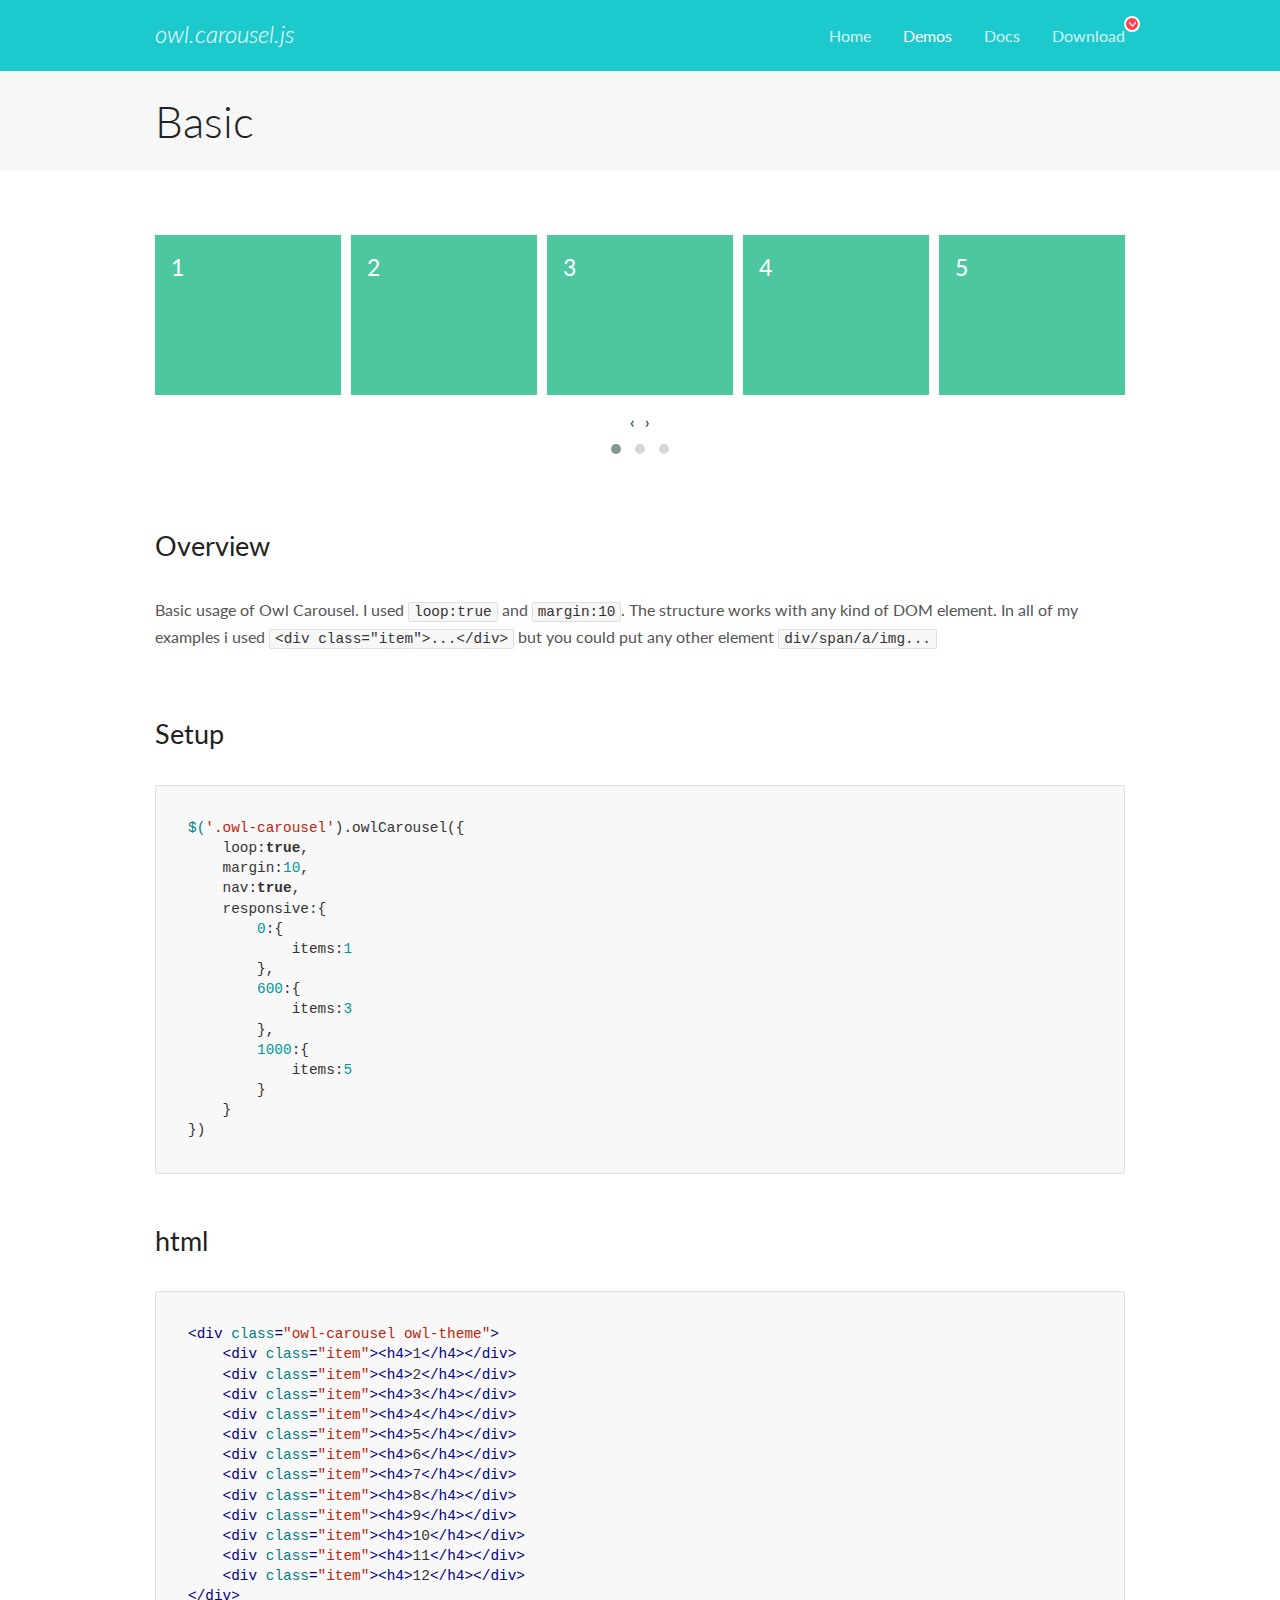
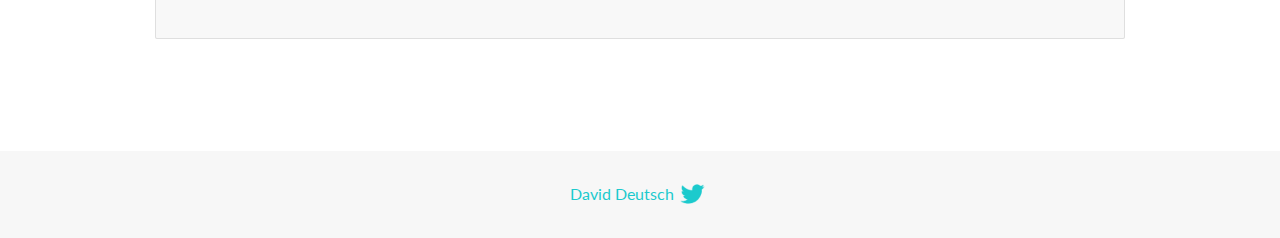
<file: lib/OwlCarousel2-2.3.4/docs/demos/basic.html>
<!DOCTYPE html>
<html lang="en">
  <head>

    <!-- head -->
    <meta charset="utf-8">
    <meta name="msapplication-tap-highlight" content="no" />
    <meta name="viewport" content="width=device-width, initial-scale=1.0" />
    <meta name="description" content="Basic usage demo">
    <meta name="author" content="David Deutsch">
    <title>
      Basic Demo | Owl Carousel | 2.3.4
    </title>

    <!-- Stylesheets -->
    <link href='https://fonts.googleapis.com/css?family=Lato:300,400,700,400italic,300italic' rel='stylesheet' type='text/css'>
    <link rel="stylesheet" href="../assets/css/docs.theme.min.css">

    <!-- Owl Stylesheets -->
    <link rel="stylesheet" href="../assets/owlcarousel/assets/owl.carousel.min.css">
    <link rel="stylesheet" href="../assets/owlcarousel/assets/owl.theme.default.min.css">

    <!-- HTML5 shim and Respond.js IE8 support of HTML5 elements and media queries -->

    <!--[if lt IE 9]>
      <script src="https://oss.maxcdn.com/libs/html5shiv/3.7.0/html5shiv.js"></script>
      <script src="https://oss.maxcdn.com/libs/respond.js/1.3.0/respond.min.js"></script>
    <![endif]-->

    <!-- Favicons -->
    <link rel="apple-touch-icon-precomposed" sizes="144x144" href="../assets/ico/apple-touch-icon-144-precomposed.png">
    <link rel="shortcut icon" href="../assets/ico/favicon.png">
    <link rel="shortcut icon" href="favicon.ico">

    <!-- Yeah i know js should not be in header. Its required for demos.-->

    <!-- javascript -->
    <script src="../assets/vendors/jquery.min.js"></script>
    <script src="../assets/owlcarousel/owl.carousel.js"></script>
  </head>
  <body>

    <!-- header -->
    <header class="header">
      <div class="row">
        <div class="large-12 columns">
          <div class="brand left">
            <h3>
              <a href="/OwlCarousel2/">owl.carousel.js</a> 
            </h3>
          </div>
          <a id="toggle-nav" class="right">
            <span></span> <span></span> <span></span> 
          </a> 
          <div class="nav-bar">
            <ul class="clearfix">
              <li> <a href="/OwlCarousel2/index.html">Home</a>  </li>
              <li class="active">
                <a href="/OwlCarousel2/demos/demos.html">Demos</a> 
              </li>
              <li> <a href="/OwlCarousel2/docs/started-welcome.html">Docs</a>  </li>
              <li>
                <a href="https://github.com/OwlCarousel2/OwlCarousel2/archive/2.3.4.zip">Download</a> 
                <span class="download"></span> 
              </li>
            </ul>
          </div>
        </div>
      </div>
    </header>

    <!-- title -->
    <section class="title">
      <div class="row">
        <div class="large-12 columns">
          <h1>Basic</h1>
        </div>
      </div>
    </section>

    <!--  Demos -->
    <section id="demos">
      <div class="row">
        <div class="large-12 columns">
          <div class="owl-carousel owl-theme">
            <div class="item">
              <h4>1</h4>
            </div>
            <div class="item">
              <h4>2</h4>
            </div>
            <div class="item">
              <h4>3</h4>
            </div>
            <div class="item">
              <h4>4</h4>
            </div>
            <div class="item">
              <h4>5</h4>
            </div>
            <div class="item">
              <h4>6</h4>
            </div>
            <div class="item">
              <h4>7</h4>
            </div>
            <div class="item">
              <h4>8</h4>
            </div>
            <div class="item">
              <h4>9</h4>
            </div>
            <div class="item">
              <h4>10</h4>
            </div>
            <div class="item">
              <h4>11</h4>
            </div>
            <div class="item">
              <h4>12</h4>
            </div>
          </div>
          <h3 id="overview">Overview</h3>
          <p>Basic usage of Owl Carousel. I used <code>loop:true</code> and <code>margin:10</code>. The structure works with any kind of DOM element. In all of my examples i used <code>&lt;div class=&quot;item&quot;&gt;...&lt;/div&gt;</code> but you could
            put any other element <code>div/span/a/img...</code></p>
          <h3 id="setup">Setup</h3>
          <pre><code>$(&#39;.owl-carousel&#39;).owlCarousel({
    loop:true,
    margin:10,
    nav:true,
    responsive:{
        0:{
            items:1
        },
        600:{
            items:3
        },
        1000:{
            items:5
        }
    }
})</code></pre>
          <h3 id="html">html</h3>
          <pre><code>&lt;div class=&quot;owl-carousel owl-theme&quot;&gt;
    &lt;div class=&quot;item&quot;&gt;&lt;h4&gt;1&lt;/h4&gt;&lt;/div&gt;
    &lt;div class=&quot;item&quot;&gt;&lt;h4&gt;2&lt;/h4&gt;&lt;/div&gt;
    &lt;div class=&quot;item&quot;&gt;&lt;h4&gt;3&lt;/h4&gt;&lt;/div&gt;
    &lt;div class=&quot;item&quot;&gt;&lt;h4&gt;4&lt;/h4&gt;&lt;/div&gt;
    &lt;div class=&quot;item&quot;&gt;&lt;h4&gt;5&lt;/h4&gt;&lt;/div&gt;
    &lt;div class=&quot;item&quot;&gt;&lt;h4&gt;6&lt;/h4&gt;&lt;/div&gt;
    &lt;div class=&quot;item&quot;&gt;&lt;h4&gt;7&lt;/h4&gt;&lt;/div&gt;
    &lt;div class=&quot;item&quot;&gt;&lt;h4&gt;8&lt;/h4&gt;&lt;/div&gt;
    &lt;div class=&quot;item&quot;&gt;&lt;h4&gt;9&lt;/h4&gt;&lt;/div&gt;
    &lt;div class=&quot;item&quot;&gt;&lt;h4&gt;10&lt;/h4&gt;&lt;/div&gt;
    &lt;div class=&quot;item&quot;&gt;&lt;h4&gt;11&lt;/h4&gt;&lt;/div&gt;
    &lt;div class=&quot;item&quot;&gt;&lt;h4&gt;12&lt;/h4&gt;&lt;/div&gt;
&lt;/div&gt;</code></pre>
          <script>
            $(document).ready(function() {
              var owl = $('.owl-carousel');
              owl.owlCarousel({
                margin: 10,
                nav: true,
                loop: true,
                responsive: {
                  0: {
                    items: 1
                  },
                  600: {
                    items: 3
                  },
                  1000: {
                    items: 5
                  }
                }
              })
            })
          </script>
        </div>
      </div>
    </section>

    <!-- footer -->
    <footer class="footer">
      <div class="row">
        <div class="large-12 columns">
          <h5>
            <a href="/OwlCarousel2/docs/support-contact.html">David Deutsch</a> 
            <a id="custom-tweet-button" href="https://twitter.com/share?url=https://github.com/OwlCarousel2/OwlCarousel2&text=Owl Carousel - This is so awesome! " target="_blank"></a> 
          </h5>
        </div>
      </div>
    </footer>

    <!-- vendors -->
    <script src="../assets/vendors/highlight.js"></script>
    <script src="../assets/js/app.js"></script>
  </body>
</html>
</file>
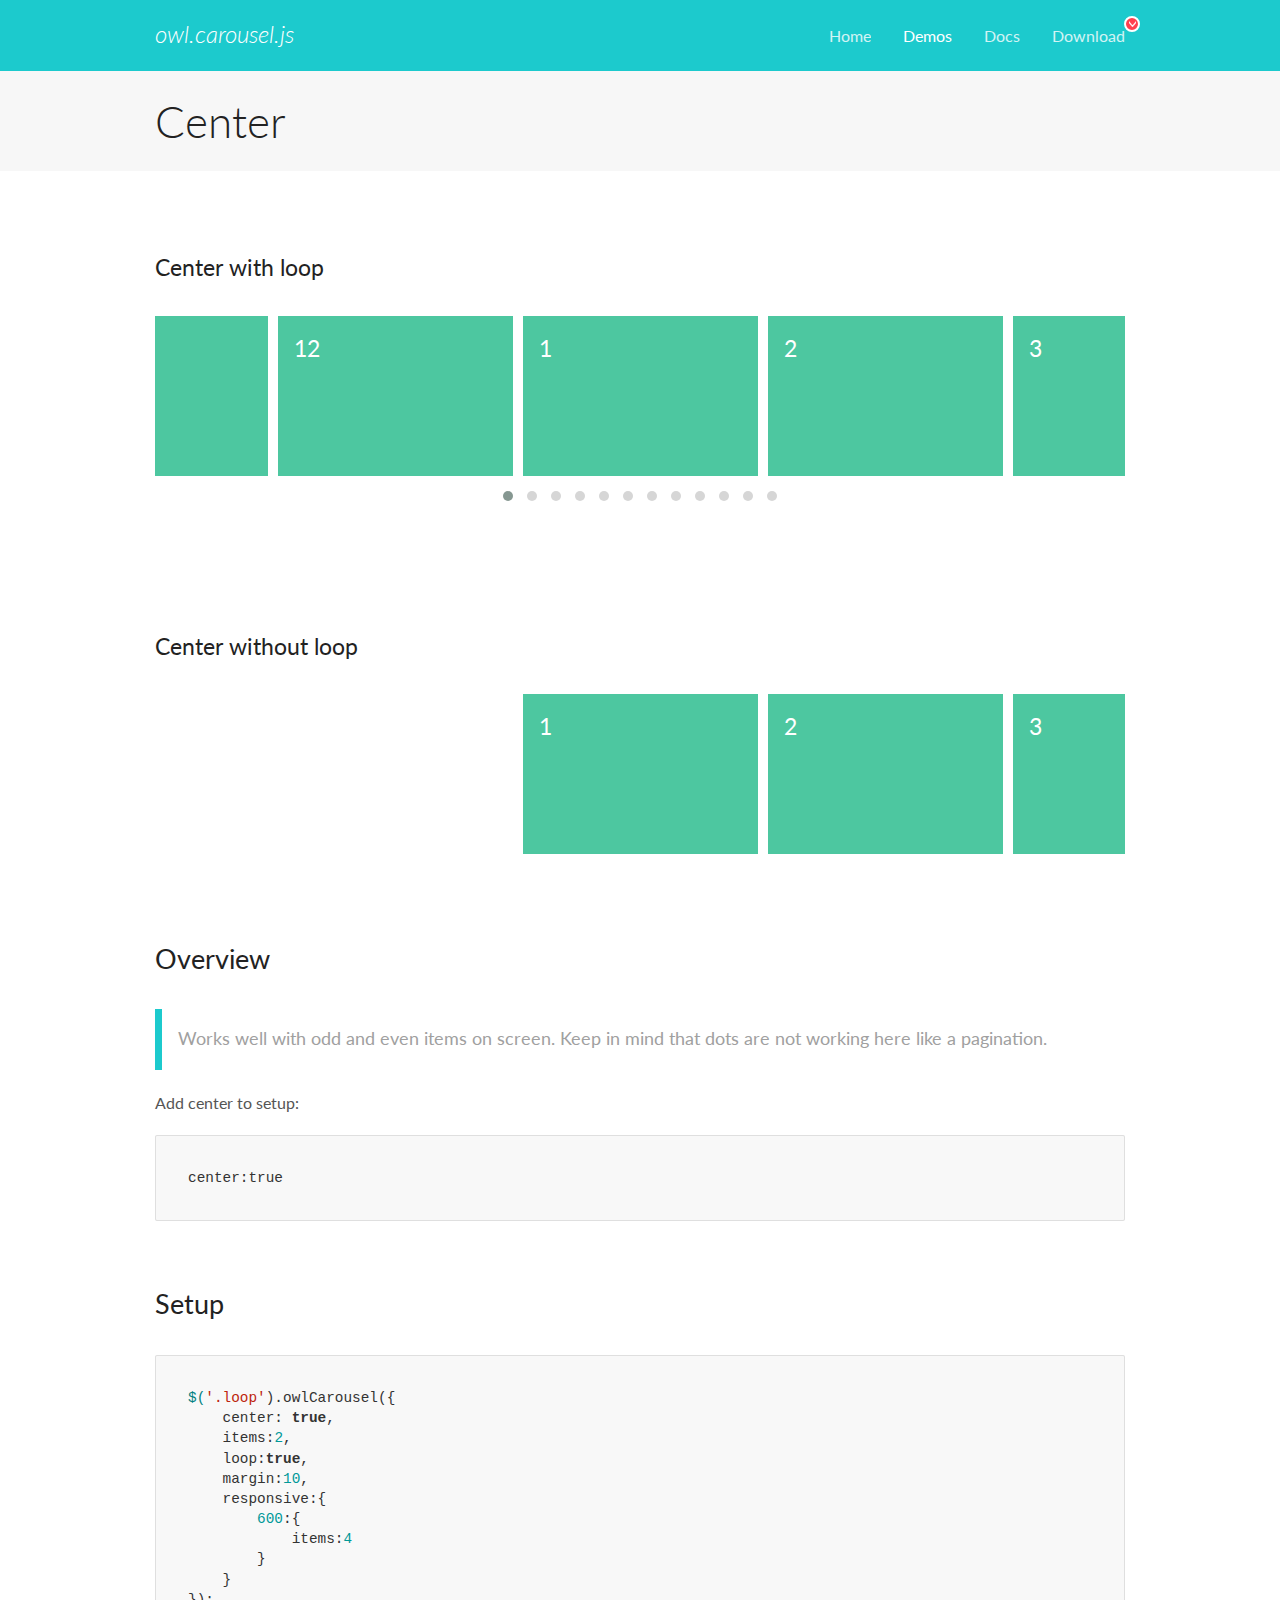
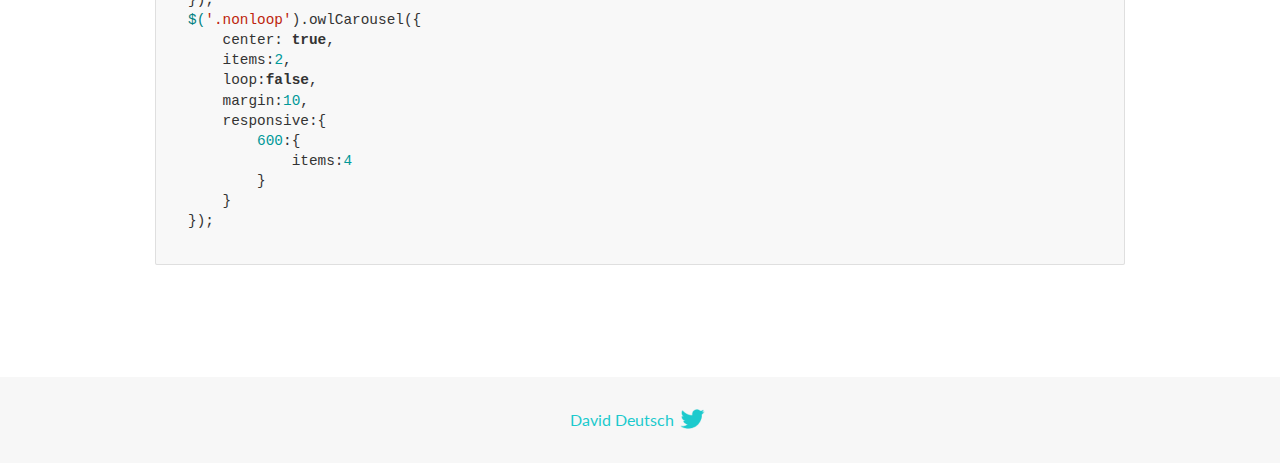
<file: lib/OwlCarousel2-2.3.4/docs/demos/center.html>
<!DOCTYPE html>
<html lang="en">
  <head>

    <!-- head -->
    <meta charset="utf-8">
    <meta name="msapplication-tap-highlight" content="no" />
    <meta name="viewport" content="width=device-width, initial-scale=1.0" />
    <meta name="description" content="Center carousel">
    <meta name="author" content="David Deutsch">
    <title>
      Center Demo | Owl Carousel | 2.3.4
    </title>

    <!-- Stylesheets -->
    <link href='https://fonts.googleapis.com/css?family=Lato:300,400,700,400italic,300italic' rel='stylesheet' type='text/css'>
    <link rel="stylesheet" href="../assets/css/docs.theme.min.css">

    <!-- Owl Stylesheets -->
    <link rel="stylesheet" href="../assets/owlcarousel/assets/owl.carousel.min.css">
    <link rel="stylesheet" href="../assets/owlcarousel/assets/owl.theme.default.min.css">

    <!-- HTML5 shim and Respond.js IE8 support of HTML5 elements and media queries -->

    <!--[if lt IE 9]>
      <script src="https://oss.maxcdn.com/libs/html5shiv/3.7.0/html5shiv.js"></script>
      <script src="https://oss.maxcdn.com/libs/respond.js/1.3.0/respond.min.js"></script>
    <![endif]-->

    <!-- Favicons -->
    <link rel="apple-touch-icon-precomposed" sizes="144x144" href="../assets/ico/apple-touch-icon-144-precomposed.png">
    <link rel="shortcut icon" href="../assets/ico/favicon.png">
    <link rel="shortcut icon" href="favicon.ico">

    <!-- Yeah i know js should not be in header. Its required for demos.-->

    <!-- javascript -->
    <script src="../assets/vendors/jquery.min.js"></script>
    <script src="../assets/owlcarousel/owl.carousel.js"></script>
  </head>
  <body>

    <!-- header -->
    <header class="header">
      <div class="row">
        <div class="large-12 columns">
          <div class="brand left">
            <h3>
              <a href="/OwlCarousel2/">owl.carousel.js</a> 
            </h3>
          </div>
          <a id="toggle-nav" class="right">
            <span></span> <span></span> <span></span> 
          </a> 
          <div class="nav-bar">
            <ul class="clearfix">
              <li> <a href="/OwlCarousel2/index.html">Home</a>  </li>
              <li class="active">
                <a href="/OwlCarousel2/demos/demos.html">Demos</a> 
              </li>
              <li> <a href="/OwlCarousel2/docs/started-welcome.html">Docs</a>  </li>
              <li>
                <a href="https://github.com/OwlCarousel2/OwlCarousel2/archive/2.3.4.zip">Download</a> 
                <span class="download"></span> 
              </li>
            </ul>
          </div>
        </div>
      </div>
    </header>

    <!-- title -->
    <section class="title">
      <div class="row">
        <div class="large-12 columns">
          <h1>Center</h1>
        </div>
      </div>
    </section>

    <!--  Demos -->
    <section id="demos">
      <div class="row">
        <div class="large-12 columns">
          <h4 id="center-with-loop">Center with loop</h4>
          <div class="loop owl-carousel owl-theme">
            <div class="item">
              <h4>1</h4>
            </div>
            <div class="item">
              <h4>2</h4>
            </div>
            <div class="item">
              <h4>3</h4>
            </div>
            <div class="item">
              <h4>4</h4>
            </div>
            <div class="item">
              <h4>5</h4>
            </div>
            <div class="item">
              <h4>6</h4>
            </div>
            <div class="item">
              <h4>7</h4>
            </div>
            <div class="item">
              <h4>8</h4>
            </div>
            <div class="item">
              <h4>9</h4>
            </div>
            <div class="item">
              <h4>10</h4>
            </div>
            <div class="item">
              <h4>11</h4>
            </div>
            <div class="item">
              <h4>12</h4>
            </div>
          </div>
          <br>
          <h4 id="center-without-loop">Center without loop</h4>
          <div class="nonloop owl-carousel">
            <div class="item">
              <h4>1</h4>
            </div>
            <div class="item">
              <h4>2</h4>
            </div>
            <div class="item">
              <h4>3</h4>
            </div>
            <div class="item">
              <h4>4</h4>
            </div>
            <div class="item">
              <h4>5</h4>
            </div>
            <div class="item">
              <h4>6</h4>
            </div>
            <div class="item">
              <h4>7</h4>
            </div>
            <div class="item">
              <h4>8</h4>
            </div>
            <div class="item">
              <h4>9</h4>
            </div>
            <div class="item">
              <h4>10</h4>
            </div>
            <div class="item">
              <h4>11</h4>
            </div>
            <div class="item">
              <h4>12</h4>
            </div>
          </div>
          <h3 id="overview">Overview</h3>
          <blockquote>
            <p>Works well with odd and even items on screen. Keep in mind that dots are not working here like a pagination.</p>
          </blockquote>
          <p>Add center to setup:</p>
          <pre><code>center:true</code></pre>
          <h3 id="setup">Setup</h3>
          <pre><code>$(&#39;.loop&#39;).owlCarousel({
    center: true,
    items:2,
    loop:true,
    margin:10,
    responsive:{
        600:{
            items:4
        }
    }
});
$(&#39;.nonloop&#39;).owlCarousel({
    center: true,
    items:2,
    loop:false,
    margin:10,
    responsive:{
        600:{
            items:4
        }
    }
});</code></pre>
          <script>
            jQuery(document).ready(function($) {
              $('.loop').owlCarousel({
                center: true,
                items: 2,
                loop: true,
                margin: 10,
                responsive: {
                  600: {
                    items: 4
                  }
                }
              });
              $('.nonloop').owlCarousel({
                center: true,
                items: 2,
                loop: false,
                margin: 10,
                responsive: {
                  600: {
                    items: 4
                  }
                }
              });
            });
          </script>
        </div>
      </div>
    </section>

    <!-- footer -->
    <footer class="footer">
      <div class="row">
        <div class="large-12 columns">
          <h5>
            <a href="/OwlCarousel2/docs/support-contact.html">David Deutsch</a> 
            <a id="custom-tweet-button" href="https://twitter.com/share?url=https://github.com/OwlCarousel2/OwlCarousel2&text=Owl Carousel - This is so awesome! " target="_blank"></a> 
          </h5>
        </div>
      </div>
    </footer>

    <!-- vendors -->
    <script src="../assets/vendors/highlight.js"></script>
    <script src="../assets/js/app.js"></script>
  </body>
</html>
</file>
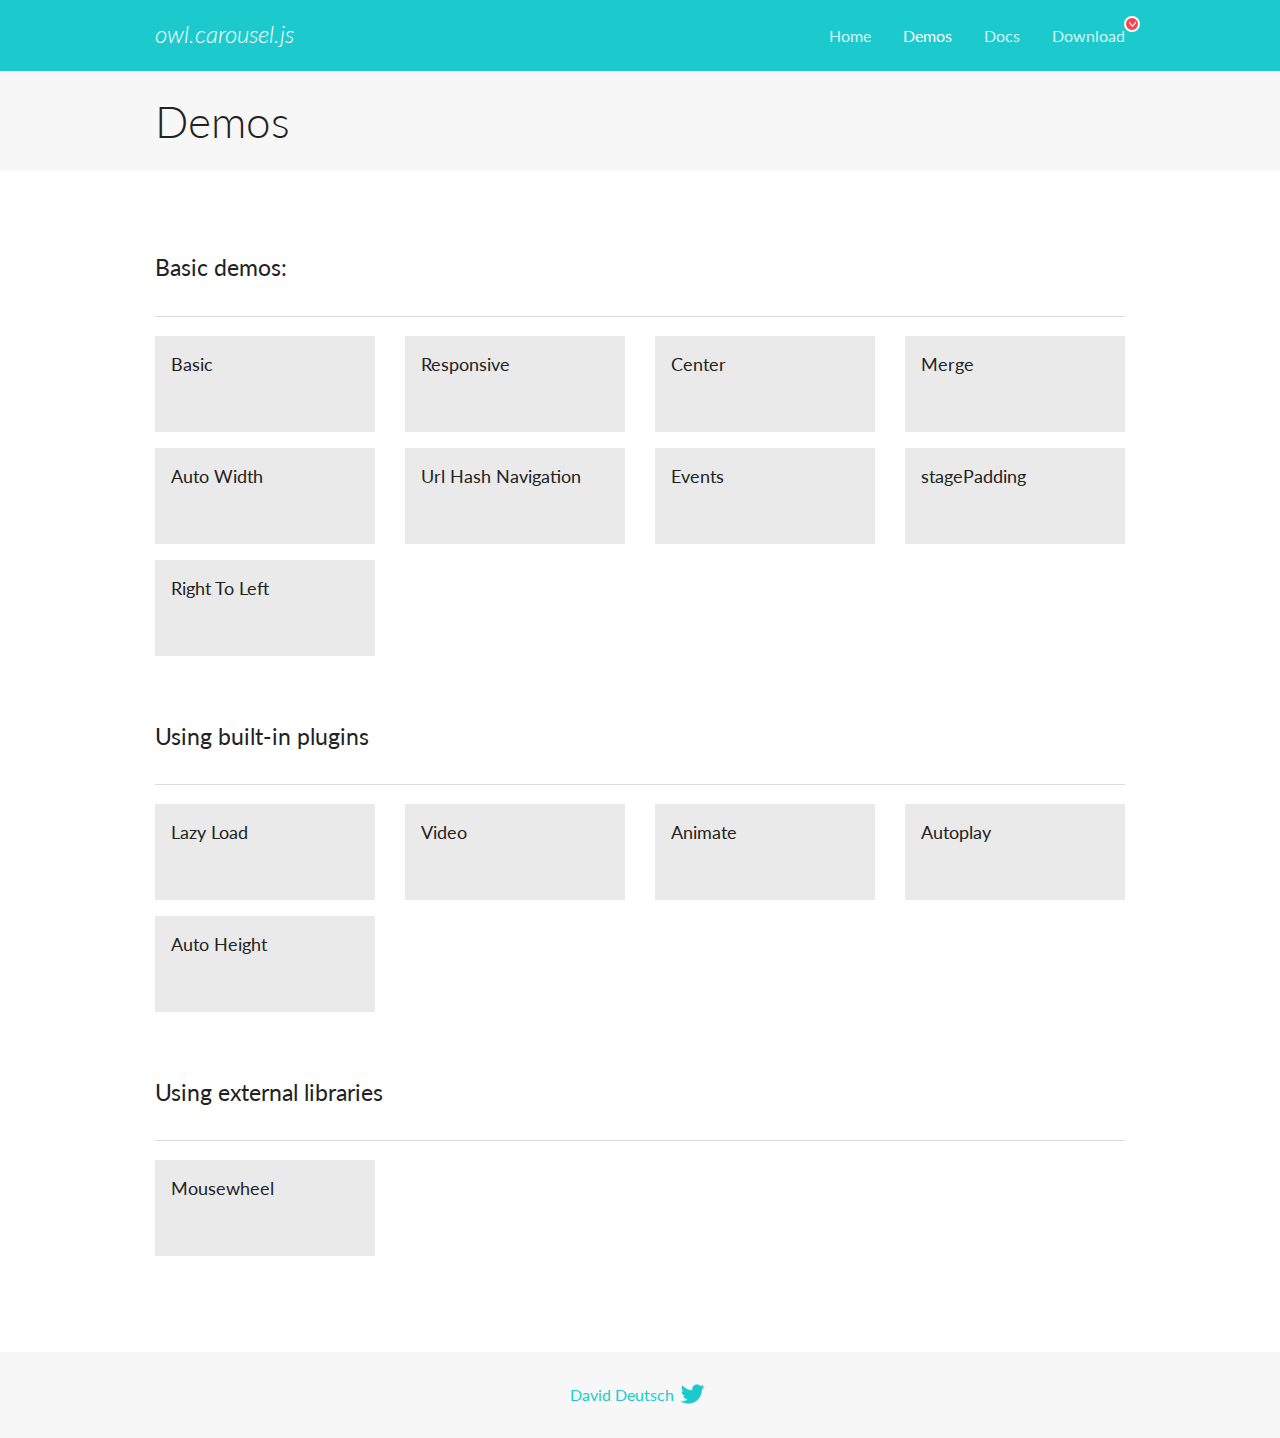
<file: lib/OwlCarousel2-2.3.4/docs/demos/demos.html>
<!DOCTYPE html>
<html lang="en">
  <head>

    <!-- head -->
    <meta charset="utf-8">
    <meta name="msapplication-tap-highlight" content="no" />
    <meta name="viewport" content="width=device-width, initial-scale=1.0" />
    <meta name="description" content="A list of Owl Carousel examples.">
    <meta name="author" content="David Deutsch">
    <title>
      Demos | Owl Carousel | 2.3.4
    </title>

    <!-- Stylesheets -->
    <link href='https://fonts.googleapis.com/css?family=Lato:300,400,700,400italic,300italic' rel='stylesheet' type='text/css'>
    <link rel="stylesheet" href="../assets/css/docs.theme.min.css">

    <!-- Owl Stylesheets -->
    <link rel="stylesheet" href="../assets/owlcarousel/assets/owl.carousel.min.css">
    <link rel="stylesheet" href="../assets/owlcarousel/assets/owl.theme.default.min.css">

    <!-- HTML5 shim and Respond.js IE8 support of HTML5 elements and media queries -->

    <!--[if lt IE 9]>
      <script src="https://oss.maxcdn.com/libs/html5shiv/3.7.0/html5shiv.js"></script>
      <script src="https://oss.maxcdn.com/libs/respond.js/1.3.0/respond.min.js"></script>
    <![endif]-->

    <!-- Favicons -->
    <link rel="apple-touch-icon-precomposed" sizes="144x144" href="../assets/ico/apple-touch-icon-144-precomposed.png">
    <link rel="shortcut icon" href="../assets/ico/favicon.png">
    <link rel="shortcut icon" href="favicon.ico">

    <!-- Yeah i know js should not be in header. Its required for demos.-->

    <!-- javascript -->
    <script src="../assets/vendors/jquery.min.js"></script>
    <script src="../assets/owlcarousel/owl.carousel.js"></script>
  </head>
  <body>

    <!-- header -->
    <header class="header">
      <div class="row">
        <div class="large-12 columns">
          <div class="brand left">
            <h3>
              <a href="/OwlCarousel2/">owl.carousel.js</a> 
            </h3>
          </div>
          <a id="toggle-nav" class="right">
            <span></span> <span></span> <span></span> 
          </a> 
          <div class="nav-bar">
            <ul class="clearfix">
              <li> <a href="/OwlCarousel2/index.html">Home</a>  </li>
              <li class="active">
                <a href="/OwlCarousel2/demos/demos.html">Demos</a> 
              </li>
              <li> <a href="/OwlCarousel2/docs/started-welcome.html">Docs</a>  </li>
              <li>
                <a href="https://github.com/OwlCarousel2/OwlCarousel2/archive/2.3.4.zip">Download</a> 
                <span class="download"></span> 
              </li>
            </ul>
          </div>
        </div>
      </div>
    </header>

    <!-- title -->
    <section class="title">
      <div class="row">
        <div class="large-12 columns">
          <h1>Demos</h1>
        </div>
      </div>
    </section>

    <!--  Demos -->
    <section id="demos">
      <div class="row">
        <div class="large-12 columns">
          <h4 id="basic-demos-">Basic demos:</h4>
          <hr>
          <div class="demo-list">
            <div class="row">
              <div class="small-6 medium-4 large-3 columns">
                <a href="basic.html" class="demo-block">
                  <h5>Basic </h5>
                </a> 
              </div>
              <div class="small-6 medium-4 large-3 columns">
                <a href="responsive.html" class="demo-block">
                  <h5>Responsive </h5>
                </a> 
              </div>
              <div class="small-6 medium-4 large-3 columns">
                <a href="center.html" class="demo-block">
                  <h5>Center </h5>
                </a> 
              </div>
              <div class="small-6 medium-4 large-3 columns">
                <a href="merge.html" class="demo-block">
                  <h5>Merge </h5>
                </a> 
              </div>
              <div class="small-6 medium-4 large-3 columns">
                <a href="autowidth.html" class="demo-block">
                  <h5>Auto Width </h5>
                </a> 
              </div>
              <div class="small-6 medium-4 large-3 columns">
                <a href="urlhashnav.html" class="demo-block">
                  <h5>Url Hash Navigation </h5>
                </a> 
              </div>
              <div class="small-6 medium-4 large-3 columns">
                <a href="events.html" class="demo-block">
                  <h5>Events </h5>
                </a> 
              </div>
              <div class="small-6 medium-4 large-3 columns">
                <a href="stagepadding.html" class="demo-block">
                  <h5>stagePadding </h5>
                </a> 
              </div>
              <div class="small-6 medium-4 large-3 columns">
                <a href="rtl.html" class="demo-block">
                  <h5>Right To Left </h5>
                </a> 
              </div>
            </div>
          </div>
          <h4 id="using-built-in-plugins">Using built-in plugins</h4>
          <hr>
          <div class="demo-list">
            <div class="row">
              <div class="small-6 medium-4 large-3 columns">
                <a href="lazyLoad.html" class="demo-block">
                  <h5>Lazy Load </h5>
                </a> 
              </div>
              <div class="small-6 medium-4 large-3 columns">
                <a href="video.html" class="demo-block">
                  <h5>Video </h5>
                </a> 
              </div>
              <div class="small-6 medium-4 large-3 columns">
                <a href="animate.html" class="demo-block">
                  <h5>Animate </h5>
                </a> 
              </div>
              <div class="small-6 medium-4 large-3 columns">
                <a href="autoplay.html" class="demo-block">
                  <h5>Autoplay </h5>
                </a> 
              </div>
              <div class="small-6 medium-4 large-3 columns">
                <a href="autoheight.html" class="demo-block">
                  <h5>Auto Height </h5>
                </a> 
              </div>
            </div>
          </div>
          <h4 id="using-external-libraries">Using external libraries</h4>
          <hr>
          <div class="demo-list">
            <div class="row">
              <div class="small-6 medium-4 large-3 columns">
                <a href="mousewheel.html" class="demo-block">
                  <h5>Mousewheel </h5>
                </a> 
              </div>
            </div>
          </div>
        </div>
      </div>
    </section>

    <!-- footer -->
    <footer class="footer">
      <div class="row">
        <div class="large-12 columns">
          <h5>
            <a href="/OwlCarousel2/docs/support-contact.html">David Deutsch</a> 
            <a id="custom-tweet-button" href="https://twitter.com/share?url=https://github.com/OwlCarousel2/OwlCarousel2&text=Owl Carousel - This is so awesome! " target="_blank"></a> 
          </h5>
        </div>
      </div>
    </footer>

    <!-- vendors -->
    <script src="../assets/vendors/highlight.js"></script>
    <script src="../assets/js/app.js"></script>
  </body>
</html>
</file>
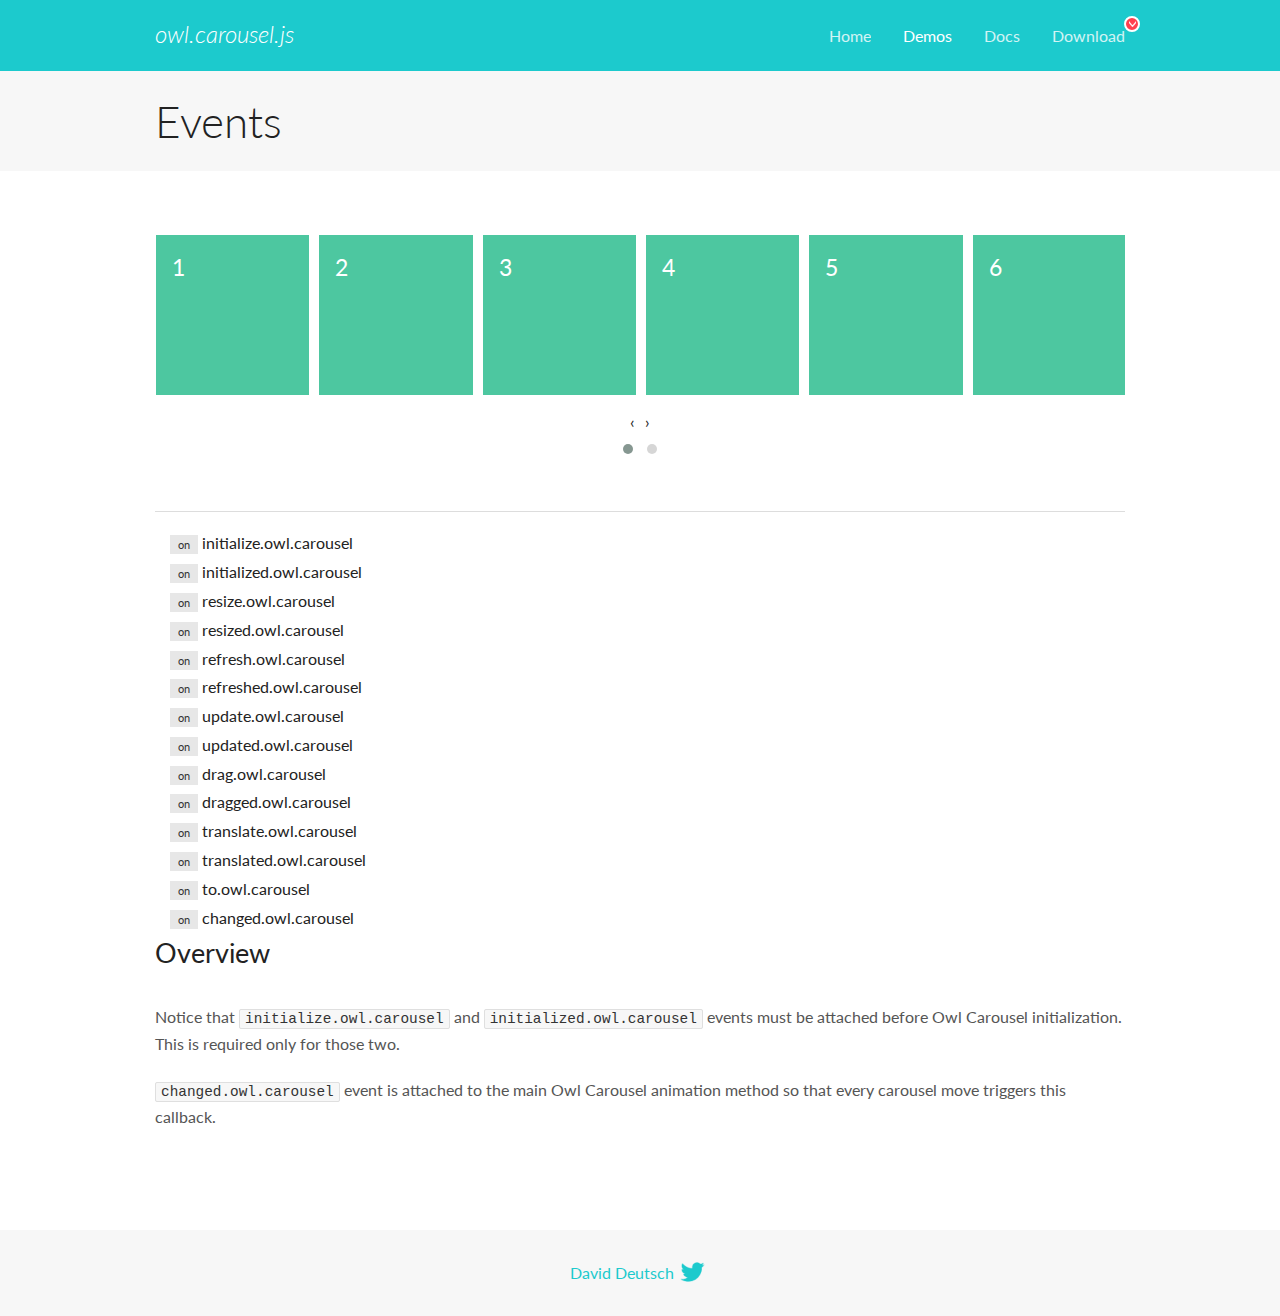
<file: lib/OwlCarousel2-2.3.4/docs/demos/events.html>
<!DOCTYPE html>
<html lang="en">
  <head>

    <!-- head -->
    <meta charset="utf-8">
    <meta name="msapplication-tap-highlight" content="no" />
    <meta name="viewport" content="width=device-width, initial-scale=1.0" />
    <meta name="description" content="Events usage demo">
    <meta name="author" content="David Deutsch">
    <title>
      Events Demo | Owl Carousel | 2.3.4
    </title>

    <!-- Stylesheets -->
    <link href='https://fonts.googleapis.com/css?family=Lato:300,400,700,400italic,300italic' rel='stylesheet' type='text/css'>
    <link rel="stylesheet" href="../assets/css/docs.theme.min.css">

    <!-- Owl Stylesheets -->
    <link rel="stylesheet" href="../assets/owlcarousel/assets/owl.carousel.min.css">
    <link rel="stylesheet" href="../assets/owlcarousel/assets/owl.theme.default.min.css">

    <!-- HTML5 shim and Respond.js IE8 support of HTML5 elements and media queries -->

    <!--[if lt IE 9]>
      <script src="https://oss.maxcdn.com/libs/html5shiv/3.7.0/html5shiv.js"></script>
      <script src="https://oss.maxcdn.com/libs/respond.js/1.3.0/respond.min.js"></script>
    <![endif]-->

    <!-- Favicons -->
    <link rel="apple-touch-icon-precomposed" sizes="144x144" href="../assets/ico/apple-touch-icon-144-precomposed.png">
    <link rel="shortcut icon" href="../assets/ico/favicon.png">
    <link rel="shortcut icon" href="favicon.ico">

    <!-- Yeah i know js should not be in header. Its required for demos.-->

    <!-- javascript -->
    <script src="../assets/vendors/jquery.min.js"></script>
    <script src="../assets/owlcarousel/owl.carousel.js"></script>
  </head>
  <body>

    <!-- header -->
    <header class="header">
      <div class="row">
        <div class="large-12 columns">
          <div class="brand left">
            <h3>
              <a href="/OwlCarousel2/">owl.carousel.js</a> 
            </h3>
          </div>
          <a id="toggle-nav" class="right">
            <span></span> <span></span> <span></span> 
          </a> 
          <div class="nav-bar">
            <ul class="clearfix">
              <li> <a href="/OwlCarousel2/index.html">Home</a>  </li>
              <li class="active">
                <a href="/OwlCarousel2/demos/demos.html">Demos</a> 
              </li>
              <li> <a href="/OwlCarousel2/docs/started-welcome.html">Docs</a>  </li>
              <li>
                <a href="https://github.com/OwlCarousel2/OwlCarousel2/archive/2.3.4.zip">Download</a> 
                <span class="download"></span> 
              </li>
            </ul>
          </div>
        </div>
      </div>
    </header>

    <!-- title -->
    <section class="title">
      <div class="row">
        <div class="large-12 columns">
          <h1>Events</h1>
        </div>
      </div>
    </section>

    <!--  Demos -->
    <section id="demos">
      <div class="row">
        <div class="large-12 columns">
          <div class="owl-carousel owl-theme">
            <div class="item">
              <h4>1</h4>
            </div>
            <div class="item">
              <h4>2</h4>
            </div>
            <div class="item">
              <h4>3</h4>
            </div>
            <div class="item">
              <h4>4</h4>
            </div>
            <div class="item">
              <h4>5</h4>
            </div>
            <div class="item">
              <h4>6</h4>
            </div>
            <div class="item">
              <h4>7</h4>
            </div>
            <div class="item">
              <h4>8</h4>
            </div>
            <div class="item">
              <h4>9</h4>
            </div>
            <div class="item">
              <h4>10</h4>
            </div>
            <div class="item">
              <h4>11</h4>
            </div>
            <div class="item">
              <h4>12</h4>
            </div>
          </div>
          <hr>
          <div class="large-12 columns callbacks">
            <div><span class="label secondary initialize">on</span>  initialize.owl.carousel </div>
            <div><span class="label secondary initialized">on</span>  initialized.owl.carousel </div>
            <div><span class="label secondary resize">on</span>  resize.owl.carousel </div>
            <div><span class="label secondary resized">on</span>  resized.owl.carousel </div>
            <div><span class="label secondary refresh">on</span>  refresh.owl.carousel </div>
            <div><span class="label secondary refreshed">on</span>  refreshed.owl.carousel </div>
            <div><span class="label secondary update">on</span>  update.owl.carousel </div>
            <div><span class="label secondary updated">on</span>  updated.owl.carousel </div>
            <div><span class="label secondary drag">on</span>  drag.owl.carousel </div>
            <div><span class="label secondary dragged">on</span>  dragged.owl.carousel </div>
            <div><span class="label secondary translate">on</span>  translate.owl.carousel </div>
            <div><span class="label secondary translated">on</span>  translated.owl.carousel </div>
            <div><span class="label secondary to">on</span>  to.owl.carousel </div>
            <div><span class="label secondary changed">on</span>  changed.owl.carousel </div>
          </div>
          <h3 id="overview">Overview</h3>
          <p>Notice that <code>initialize.owl.carousel</code> and <code>initialized.owl.carousel</code> events must be attached before Owl Carousel initialization. This is required only for those two.</p>
          <p><code>changed.owl.carousel</code> event is attached to the main Owl Carousel animation method so that every carousel move triggers this callback.</p>
          <script>
            jQuery(document).ready(function($) {
              var owl = $('.owl-carousel');
              owl.on('initialize.owl.carousel initialized.owl.carousel ' +
                'initialize.owl.carousel initialize.owl.carousel ' +
                'resize.owl.carousel resized.owl.carousel ' +
                'refresh.owl.carousel refreshed.owl.carousel ' +
                'update.owl.carousel updated.owl.carousel ' +
                'drag.owl.carousel dragged.owl.carousel ' +
                'translate.owl.carousel translated.owl.carousel ' +
                'to.owl.carousel changed.owl.carousel',
                function(e) {
                  $('.' + e.type)
                    .removeClass('secondary')
                    .addClass('success');
                  window.setTimeout(function() {
                    $('.' + e.type)
                      .removeClass('success')
                      .addClass('secondary');
                  }, 500);
                });
              owl.owlCarousel({
                loop: true,
                nav: true,
                lazyLoad: true,
                margin: 10,
                video: true,
                responsive: {
                  0: {
                    items: 1
                  },
                  600: {
                    items: 3
                  },
                  960: {
                    items: 5,
                  },
                  1200: {
                    items: 6
                  }
                }
              });
            });
          </script>
        </div>
      </div>
    </section>

    <!-- footer -->
    <footer class="footer">
      <div class="row">
        <div class="large-12 columns">
          <h5>
            <a href="/OwlCarousel2/docs/support-contact.html">David Deutsch</a> 
            <a id="custom-tweet-button" href="https://twitter.com/share?url=https://github.com/OwlCarousel2/OwlCarousel2&text=Owl Carousel - This is so awesome! " target="_blank"></a> 
          </h5>
        </div>
      </div>
    </footer>

    <!-- vendors -->
    <script src="../assets/vendors/highlight.js"></script>
    <script src="../assets/js/app.js"></script>
  </body>
</html>
</file>
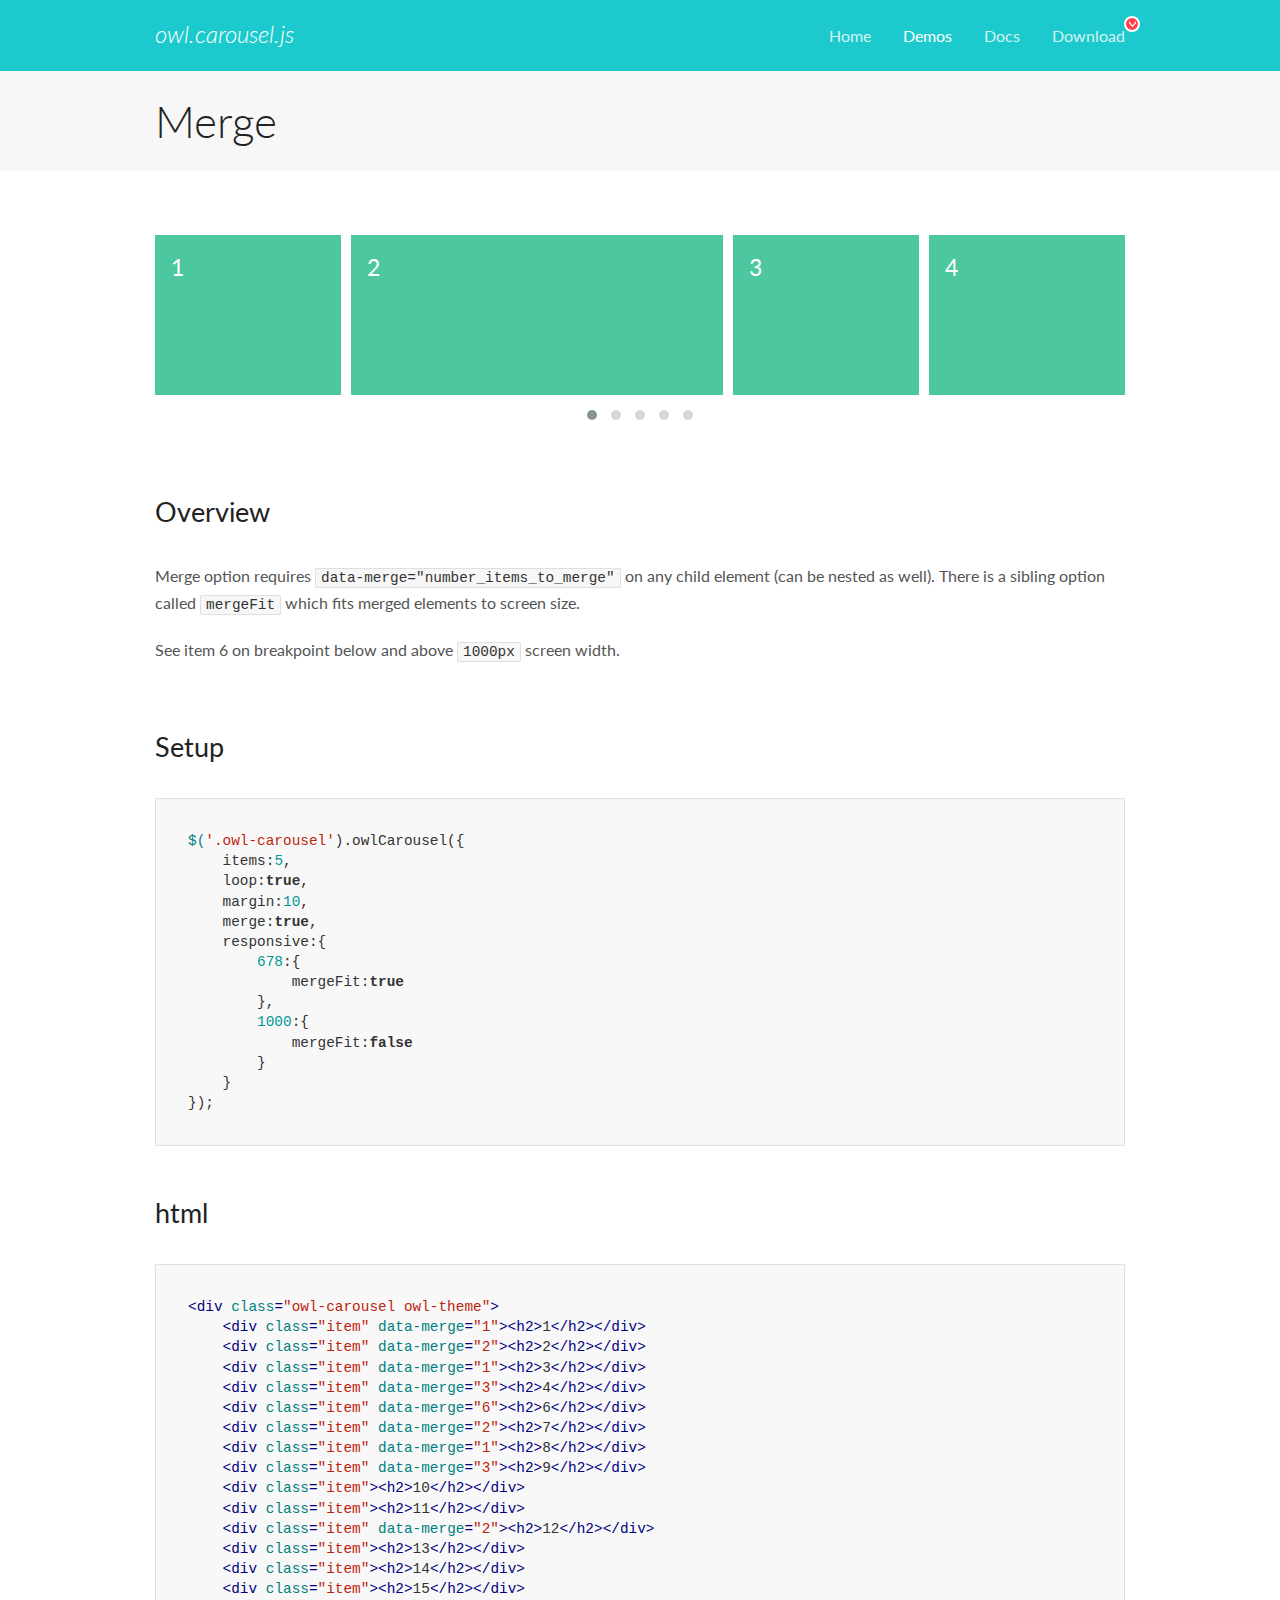
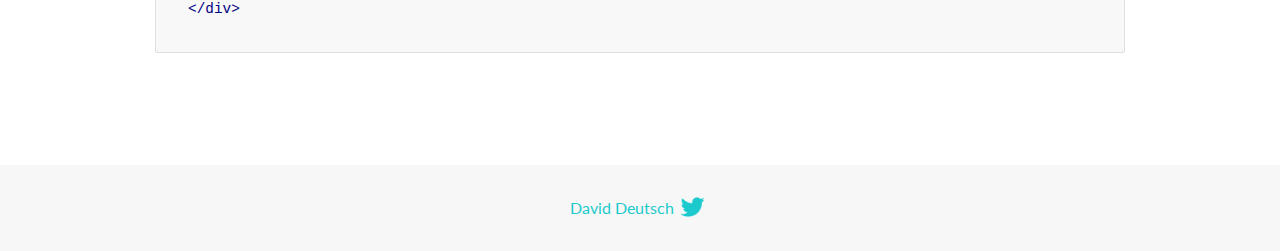
<file: lib/OwlCarousel2-2.3.4/docs/demos/merge.html>
<!DOCTYPE html>
<html lang="en">
  <head>

    <!-- head -->
    <meta charset="utf-8">
    <meta name="msapplication-tap-highlight" content="no" />
    <meta name="viewport" content="width=device-width, initial-scale=1.0" />
    <meta name="description" content="Merge Items">
    <meta name="author" content="David Deutsch">
    <title>
      Merge Demo | Owl Carousel | 2.3.4
    </title>

    <!-- Stylesheets -->
    <link href='https://fonts.googleapis.com/css?family=Lato:300,400,700,400italic,300italic' rel='stylesheet' type='text/css'>
    <link rel="stylesheet" href="../assets/css/docs.theme.min.css">

    <!-- Owl Stylesheets -->
    <link rel="stylesheet" href="../assets/owlcarousel/assets/owl.carousel.min.css">
    <link rel="stylesheet" href="../assets/owlcarousel/assets/owl.theme.default.min.css">

    <!-- HTML5 shim and Respond.js IE8 support of HTML5 elements and media queries -->

    <!--[if lt IE 9]>
      <script src="https://oss.maxcdn.com/libs/html5shiv/3.7.0/html5shiv.js"></script>
      <script src="https://oss.maxcdn.com/libs/respond.js/1.3.0/respond.min.js"></script>
    <![endif]-->

    <!-- Favicons -->
    <link rel="apple-touch-icon-precomposed" sizes="144x144" href="../assets/ico/apple-touch-icon-144-precomposed.png">
    <link rel="shortcut icon" href="../assets/ico/favicon.png">
    <link rel="shortcut icon" href="favicon.ico">

    <!-- Yeah i know js should not be in header. Its required for demos.-->

    <!-- javascript -->
    <script src="../assets/vendors/jquery.min.js"></script>
    <script src="../assets/owlcarousel/owl.carousel.js"></script>
  </head>
  <body>

    <!-- header -->
    <header class="header">
      <div class="row">
        <div class="large-12 columns">
          <div class="brand left">
            <h3>
              <a href="/OwlCarousel2/">owl.carousel.js</a> 
            </h3>
          </div>
          <a id="toggle-nav" class="right">
            <span></span> <span></span> <span></span> 
          </a> 
          <div class="nav-bar">
            <ul class="clearfix">
              <li> <a href="/OwlCarousel2/index.html">Home</a>  </li>
              <li class="active">
                <a href="/OwlCarousel2/demos/demos.html">Demos</a> 
              </li>
              <li> <a href="/OwlCarousel2/docs/started-welcome.html">Docs</a>  </li>
              <li>
                <a href="https://github.com/OwlCarousel2/OwlCarousel2/archive/2.3.4.zip">Download</a> 
                <span class="download"></span> 
              </li>
            </ul>
          </div>
        </div>
      </div>
    </header>

    <!-- title -->
    <section class="title">
      <div class="row">
        <div class="large-12 columns">
          <h1>Merge</h1>
        </div>
      </div>
    </section>

    <!--  Demos -->
    <section id="demos">
      <div class="row">
        <div class="large-12 columns">
          <div class="owl-carousel owl-theme">
            <div class="item" data-merge="1">
              <h4>1</h4>
            </div>
            <div class="item" data-merge="2">
              <h4>2</h4>
            </div>
            <div class="item" data-merge="1">
              <h4>3</h4>
            </div>
            <div class="item" data-merge="3">
              <h4>4</h4>
            </div>
            <div class="item" data-merge="6">
              <h4>6</h4>
            </div>
            <div class="item" data-merge="2">
              <h4>7</h4>
            </div>
            <div class="item" data-merge="1">
              <h4>8</h4>
            </div>
            <div class="item" data-merge="3">
              <h4>9</h4>
            </div>
            <div class="item">
              <h4>10</h4>
            </div>
            <div class="item">
              <h4>11</h4>
            </div>
            <div class="item" data-merge="2">
              <h4>12</h4>
            </div>
            <div class="item">
              <h4>13</h4>
            </div>
            <div class="item">
              <h4>14</h4>
            </div>
            <div class="item">
              <h4>15</h4>
            </div>
          </div>
          <h3 id="overview">Overview</h3>
          <p>Merge option requires <code>data-merge=&quot;number_items_to_merge&quot;</code> on any child element (can be nested as well). There is a sibling option called <code>mergeFit</code> which fits merged elements to screen size. </p>
          <p>See item 6 on breakpoint below and above <code>1000px</code> screen width.</p>
          <h3 id="setup">Setup</h3>
          <pre><code>$(&#39;.owl-carousel&#39;).owlCarousel({
    items:5,
    loop:true,
    margin:10,
    merge:true,
    responsive:{
        678:{
            mergeFit:true
        },
        1000:{
            mergeFit:false
        }
    }
});</code></pre>
          <h3 id="html">html</h3>
          <pre><code>&lt;div class=&quot;owl-carousel owl-theme&quot;&gt;
    &lt;div class=&quot;item&quot; data-merge=&quot;1&quot;&gt;&lt;h2&gt;1&lt;/h2&gt;&lt;/div&gt;
    &lt;div class=&quot;item&quot; data-merge=&quot;2&quot;&gt;&lt;h2&gt;2&lt;/h2&gt;&lt;/div&gt;
    &lt;div class=&quot;item&quot; data-merge=&quot;1&quot;&gt;&lt;h2&gt;3&lt;/h2&gt;&lt;/div&gt;
    &lt;div class=&quot;item&quot; data-merge=&quot;3&quot;&gt;&lt;h2&gt;4&lt;/h2&gt;&lt;/div&gt;
    &lt;div class=&quot;item&quot; data-merge=&quot;6&quot;&gt;&lt;h2&gt;6&lt;/h2&gt;&lt;/div&gt;
    &lt;div class=&quot;item&quot; data-merge=&quot;2&quot;&gt;&lt;h2&gt;7&lt;/h2&gt;&lt;/div&gt;
    &lt;div class=&quot;item&quot; data-merge=&quot;1&quot;&gt;&lt;h2&gt;8&lt;/h2&gt;&lt;/div&gt;
    &lt;div class=&quot;item&quot; data-merge=&quot;3&quot;&gt;&lt;h2&gt;9&lt;/h2&gt;&lt;/div&gt;
    &lt;div class=&quot;item&quot;&gt;&lt;h2&gt;10&lt;/h2&gt;&lt;/div&gt;
    &lt;div class=&quot;item&quot;&gt;&lt;h2&gt;11&lt;/h2&gt;&lt;/div&gt;
    &lt;div class=&quot;item&quot; data-merge=&quot;2&quot;&gt;&lt;h2&gt;12&lt;/h2&gt;&lt;/div&gt;
    &lt;div class=&quot;item&quot;&gt;&lt;h2&gt;13&lt;/h2&gt;&lt;/div&gt;
    &lt;div class=&quot;item&quot;&gt;&lt;h2&gt;14&lt;/h2&gt;&lt;/div&gt;
    &lt;div class=&quot;item&quot;&gt;&lt;h2&gt;15&lt;/h2&gt;&lt;/div&gt;
&lt;/div&gt;</code></pre>
          <script>
            $(document).ready(function() {
              $('.owl-carousel').owlCarousel({
                items: 5,
                loop: true,
                margin: 10,
                merge: true,
                responsive: {
                  678: {
                    mergeFit: true
                  },
                  1000: {
                    mergeFit: false
                  }
                }
              });
            })
          </script>
        </div>
      </div>
    </section>

    <!-- footer -->
    <footer class="footer">
      <div class="row">
        <div class="large-12 columns">
          <h5>
            <a href="/OwlCarousel2/docs/support-contact.html">David Deutsch</a> 
            <a id="custom-tweet-button" href="https://twitter.com/share?url=https://github.com/OwlCarousel2/OwlCarousel2&text=Owl Carousel - This is so awesome! " target="_blank"></a> 
          </h5>
        </div>
      </div>
    </footer>

    <!-- vendors -->
    <script src="../assets/vendors/highlight.js"></script>
    <script src="../assets/js/app.js"></script>
  </body>
</html>
</file>
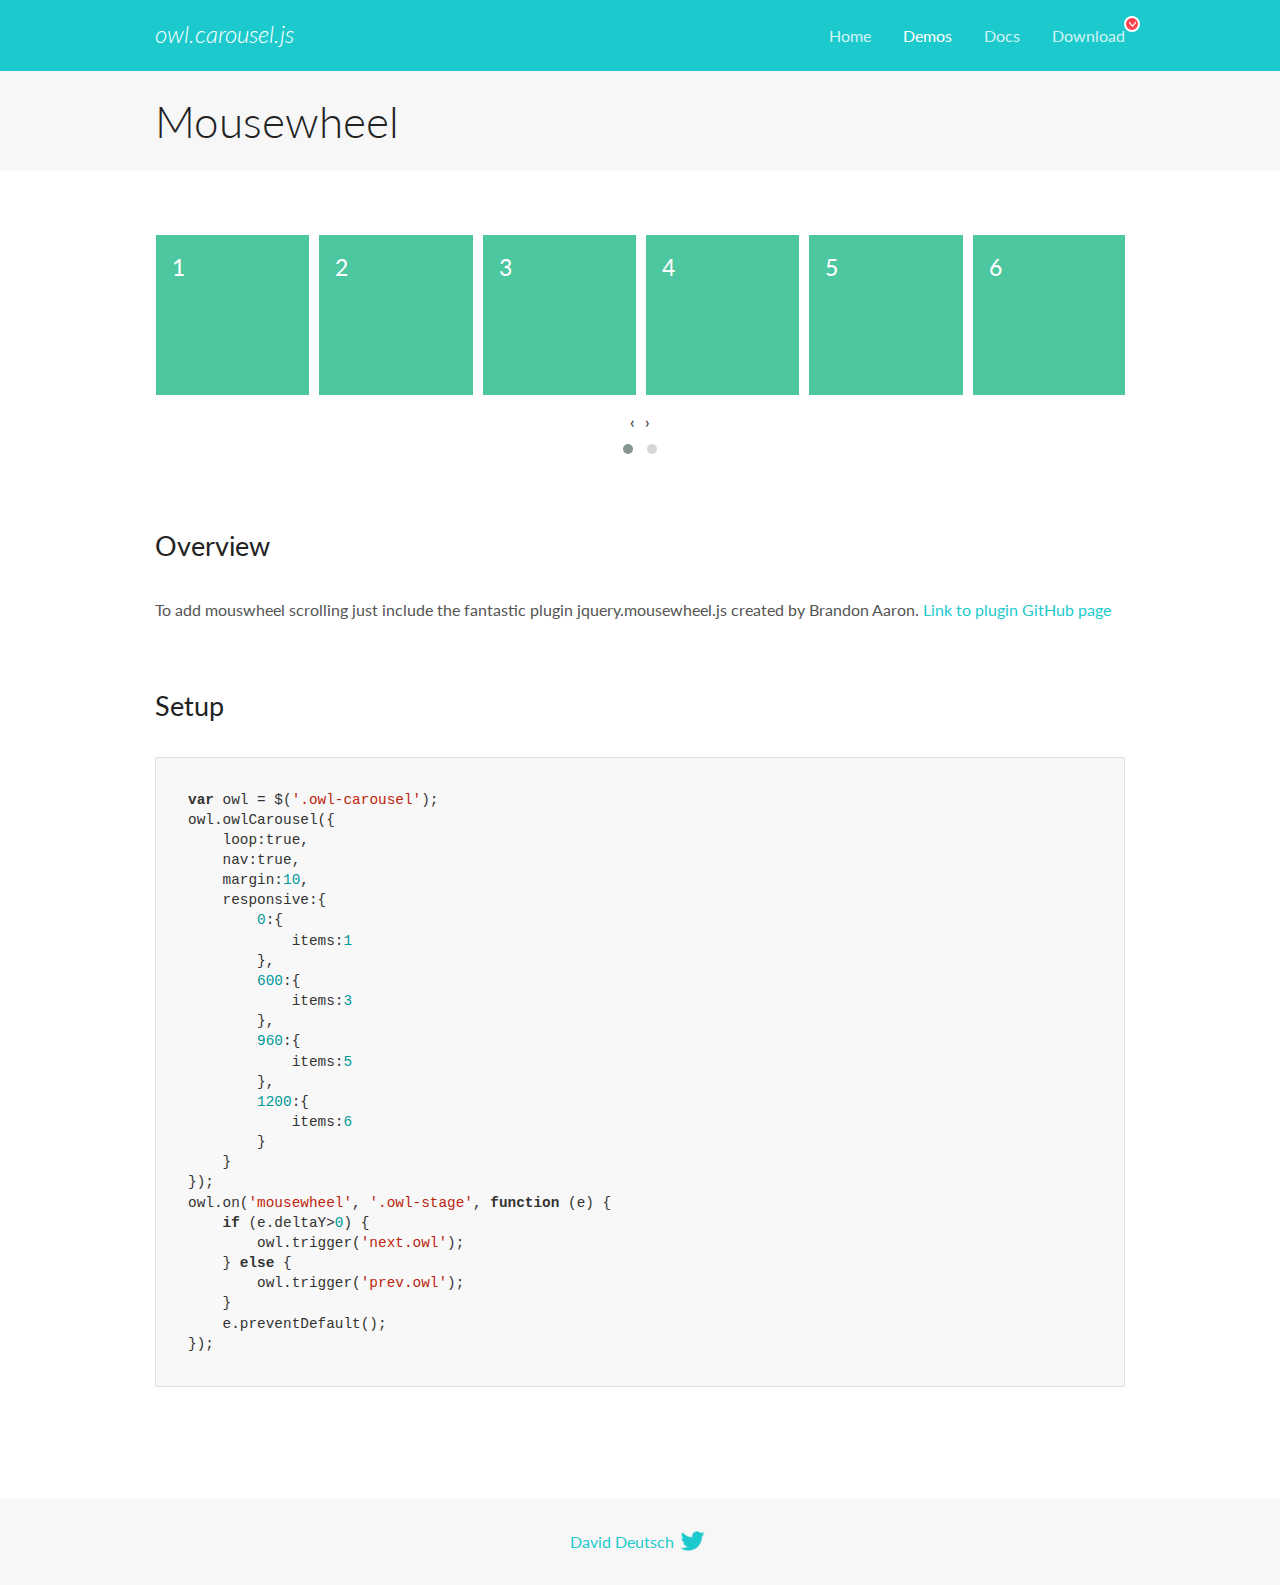
<file: lib/OwlCarousel2-2.3.4/docs/demos/mousewheel.html>
<!DOCTYPE html>
<html lang="en">
  <head>

    <!-- head -->
    <meta charset="utf-8">
    <meta name="msapplication-tap-highlight" content="no" />
    <meta name="viewport" content="width=device-width, initial-scale=1.0" />
    <meta name="description" content="Mousewheel usage demo">
    <meta name="author" content="David Deutsch">
    <title>
      Mousewheel Demo | Owl Carousel | 2.3.4
    </title>

    <!-- Stylesheets -->
    <link href='https://fonts.googleapis.com/css?family=Lato:300,400,700,400italic,300italic' rel='stylesheet' type='text/css'>
    <link rel="stylesheet" href="../assets/css/docs.theme.min.css">

    <!-- Owl Stylesheets -->
    <link rel="stylesheet" href="../assets/owlcarousel/assets/owl.carousel.min.css">
    <link rel="stylesheet" href="../assets/owlcarousel/assets/owl.theme.default.min.css">

    <!-- HTML5 shim and Respond.js IE8 support of HTML5 elements and media queries -->

    <!--[if lt IE 9]>
      <script src="https://oss.maxcdn.com/libs/html5shiv/3.7.0/html5shiv.js"></script>
      <script src="https://oss.maxcdn.com/libs/respond.js/1.3.0/respond.min.js"></script>
    <![endif]-->

    <!-- Favicons -->
    <link rel="apple-touch-icon-precomposed" sizes="144x144" href="../assets/ico/apple-touch-icon-144-precomposed.png">
    <link rel="shortcut icon" href="../assets/ico/favicon.png">
    <link rel="shortcut icon" href="favicon.ico">

    <!-- Yeah i know js should not be in header. Its required for demos.-->

    <!-- javascript -->
    <script src="../assets/vendors/jquery.min.js"></script>
    <script src="../assets/owlcarousel/owl.carousel.js"></script>
  </head>
  <body>

    <!-- header -->
    <header class="header">
      <div class="row">
        <div class="large-12 columns">
          <div class="brand left">
            <h3>
              <a href="/OwlCarousel2/">owl.carousel.js</a> 
            </h3>
          </div>
          <a id="toggle-nav" class="right">
            <span></span> <span></span> <span></span> 
          </a> 
          <div class="nav-bar">
            <ul class="clearfix">
              <li> <a href="/OwlCarousel2/index.html">Home</a>  </li>
              <li class="active">
                <a href="/OwlCarousel2/demos/demos.html">Demos</a> 
              </li>
              <li> <a href="/OwlCarousel2/docs/started-welcome.html">Docs</a>  </li>
              <li>
                <a href="https://github.com/OwlCarousel2/OwlCarousel2/archive/2.3.4.zip">Download</a> 
                <span class="download"></span> 
              </li>
            </ul>
          </div>
        </div>
      </div>
    </header>

    <!-- title -->
    <section class="title">
      <div class="row">
        <div class="large-12 columns">
          <h1>Mousewheel</h1>
        </div>
      </div>
    </section>

    <!--  Demos -->
    <section id="demos">
      <div class="row">
        <div class="large-12 columns">
          <div class="owl-carousel owl-theme">
            <div class="item">
              <h4>1</h4>
            </div>
            <div class="item">
              <h4>2</h4>
            </div>
            <div class="item">
              <h4>3</h4>
            </div>
            <div class="item">
              <h4>4</h4>
            </div>
            <div class="item">
              <h4>5</h4>
            </div>
            <div class="item">
              <h4>6</h4>
            </div>
            <div class="item">
              <h4>7</h4>
            </div>
            <div class="item">
              <h4>8</h4>
            </div>
            <div class="item">
              <h4>9</h4>
            </div>
            <div class="item">
              <h4>10</h4>
            </div>
            <div class="item">
              <h4>11</h4>
            </div>
            <div class="item">
              <h4>12</h4>
            </div>
          </div>
          <h3 id="overview">Overview</h3>
          <p>To add mouswheel scrolling just include the fantastic plugin jquery.mousewheel.js created by Brandon Aaron.
            <a href="https://github.com/brandonaaron/jquery-mousewheel">Link to plugin GitHub page</a> 
          </p>
          <h3 id="setup">Setup</h3>
          <pre><code>var owl = $(&#39;.owl-carousel&#39;);
owl.owlCarousel({
    loop:true,
    nav:true,
    margin:10,
    responsive:{
        0:{
            items:1
        },
        600:{
            items:3
        },            
        960:{
            items:5
        },
        1200:{
            items:6
        }
    }
});
owl.on(&#39;mousewheel&#39;, &#39;.owl-stage&#39;, function (e) {
    if (e.deltaY&gt;0) {
        owl.trigger(&#39;next.owl&#39;);
    } else {
        owl.trigger(&#39;prev.owl&#39;);
    }
    e.preventDefault();
});</code></pre>
          <script src="../assets/vendors/jquery.mousewheel.min.js"></script>
          <script>
            $(document).ready(function() {
              var owl = $('.owl-carousel');
              owl.owlCarousel({
                loop: true,
                nav: true,
                margin: 10,
                responsive: {
                  0: {
                    items: 1
                  },
                  600: {
                    items: 3
                  },
                  960: {
                    items: 5
                  },
                  1200: {
                    items: 6
                  }
                }
              });
              owl.on('mousewheel', '.owl-stage', function(e) {
                if (e.deltaY > 0) {
                  owl.trigger('next.owl');
                } else {
                  owl.trigger('prev.owl');
                }
                e.preventDefault();
              });
            })
          </script>
        </div>
      </div>
    </section>

    <!-- footer -->
    <footer class="footer">
      <div class="row">
        <div class="large-12 columns">
          <h5>
            <a href="/OwlCarousel2/docs/support-contact.html">David Deutsch</a> 
            <a id="custom-tweet-button" href="https://twitter.com/share?url=https://github.com/OwlCarousel2/OwlCarousel2&text=Owl Carousel - This is so awesome! " target="_blank"></a> 
          </h5>
        </div>
      </div>
    </footer>

    <!-- vendors -->
    <script src="../assets/vendors/highlight.js"></script>
    <script src="../assets/js/app.js"></script>
  </body>
</html>
</file>
